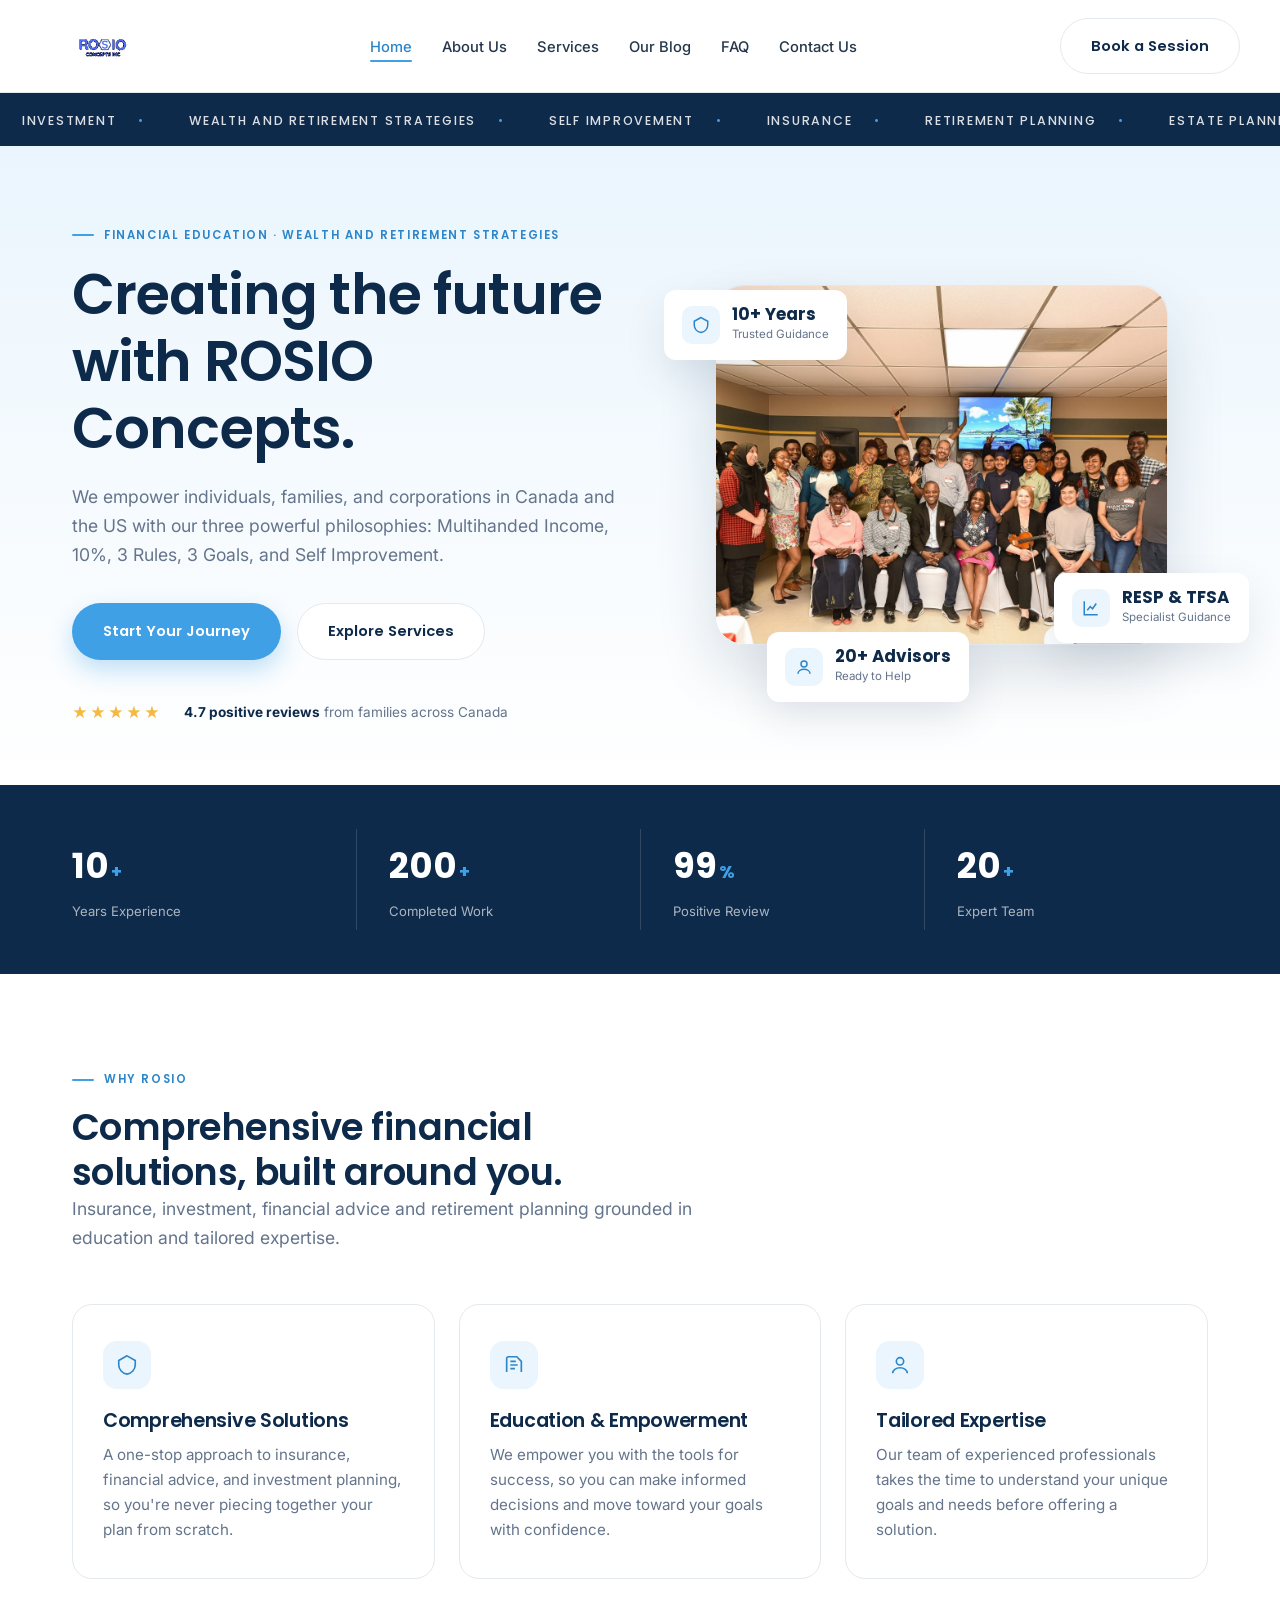
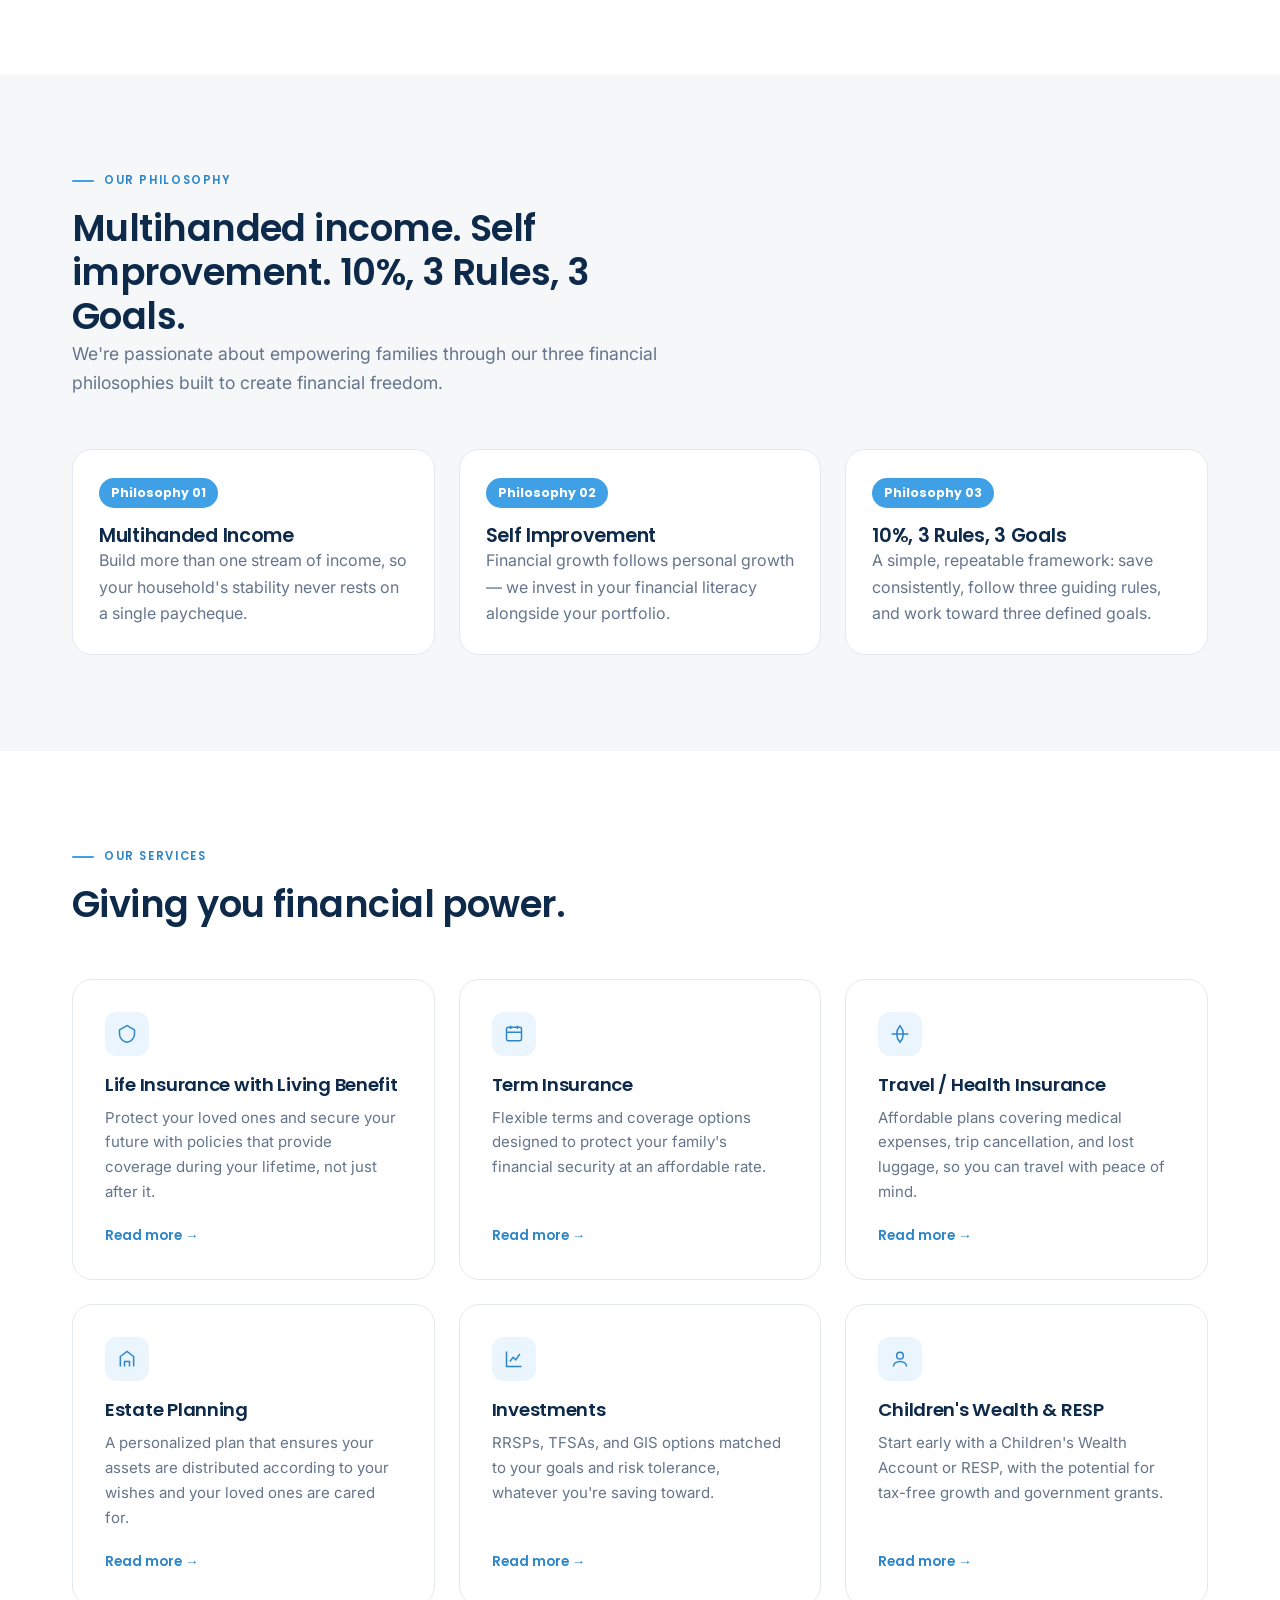
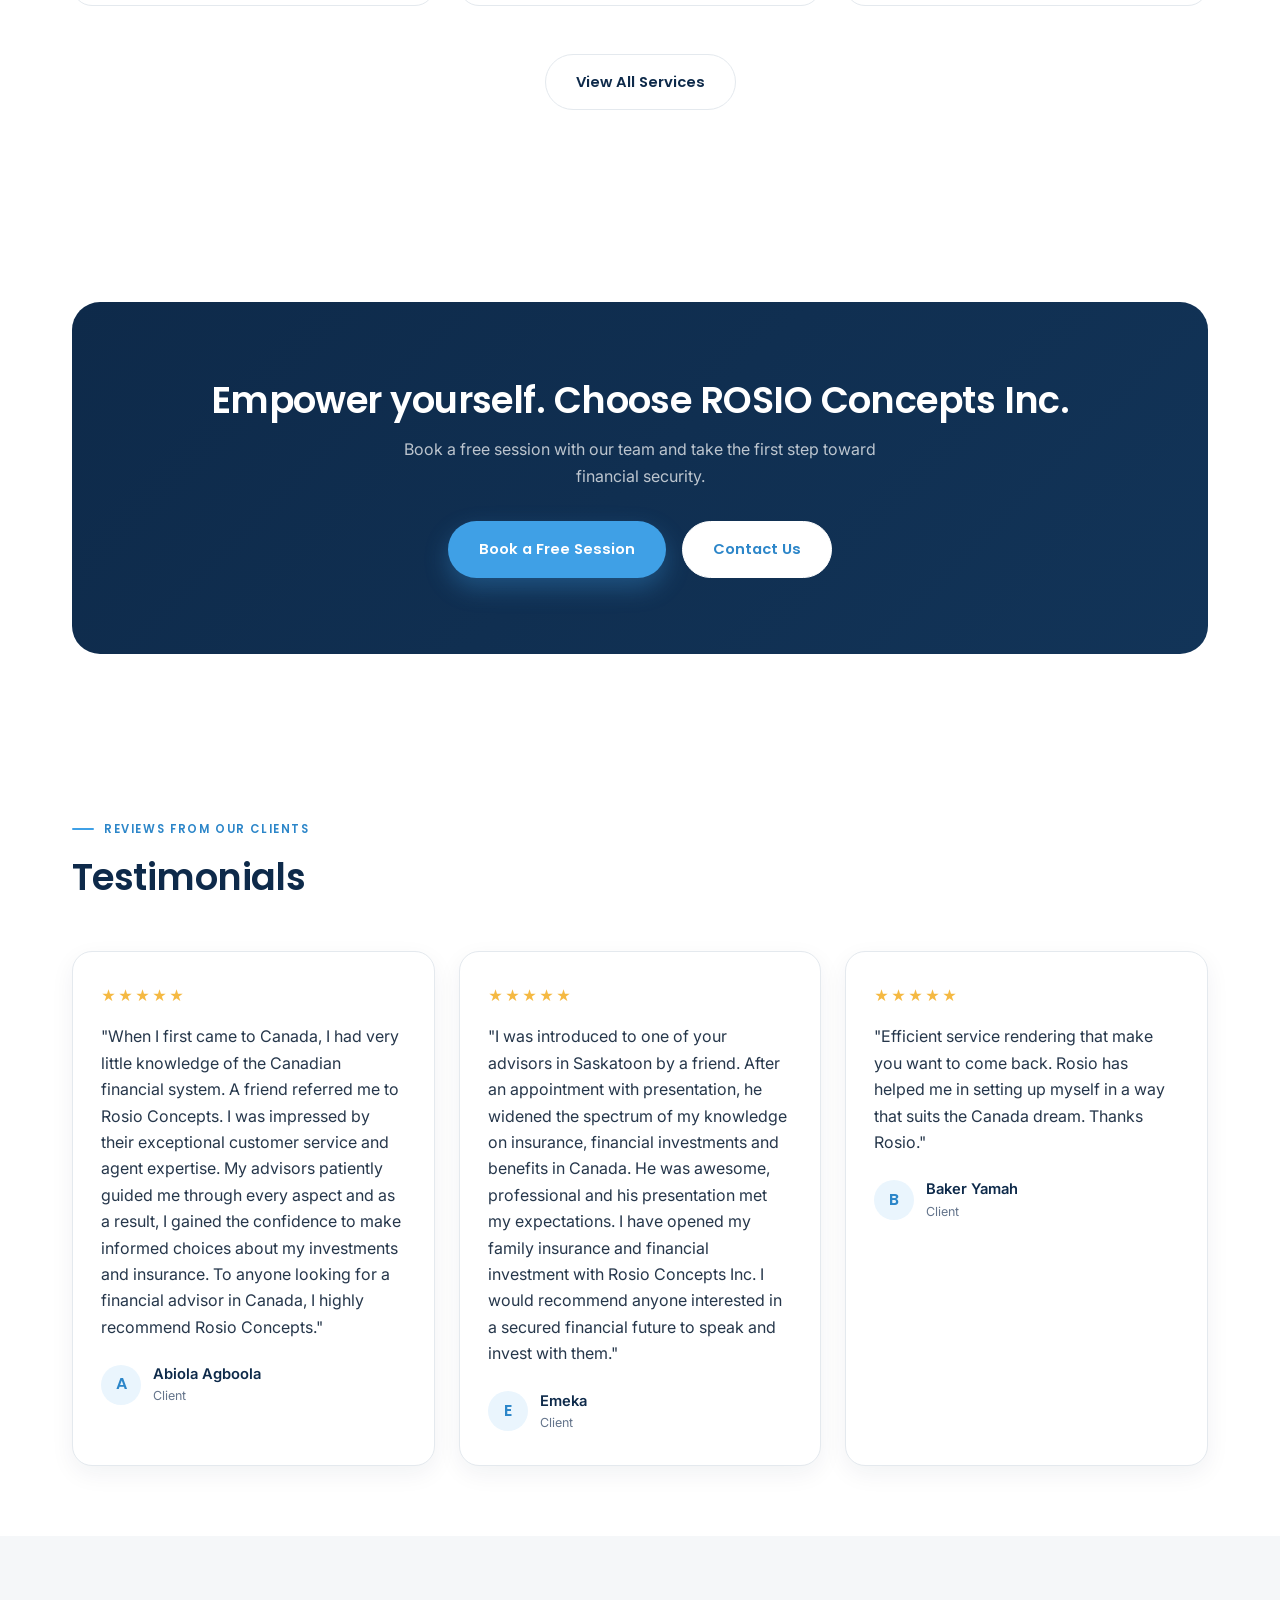
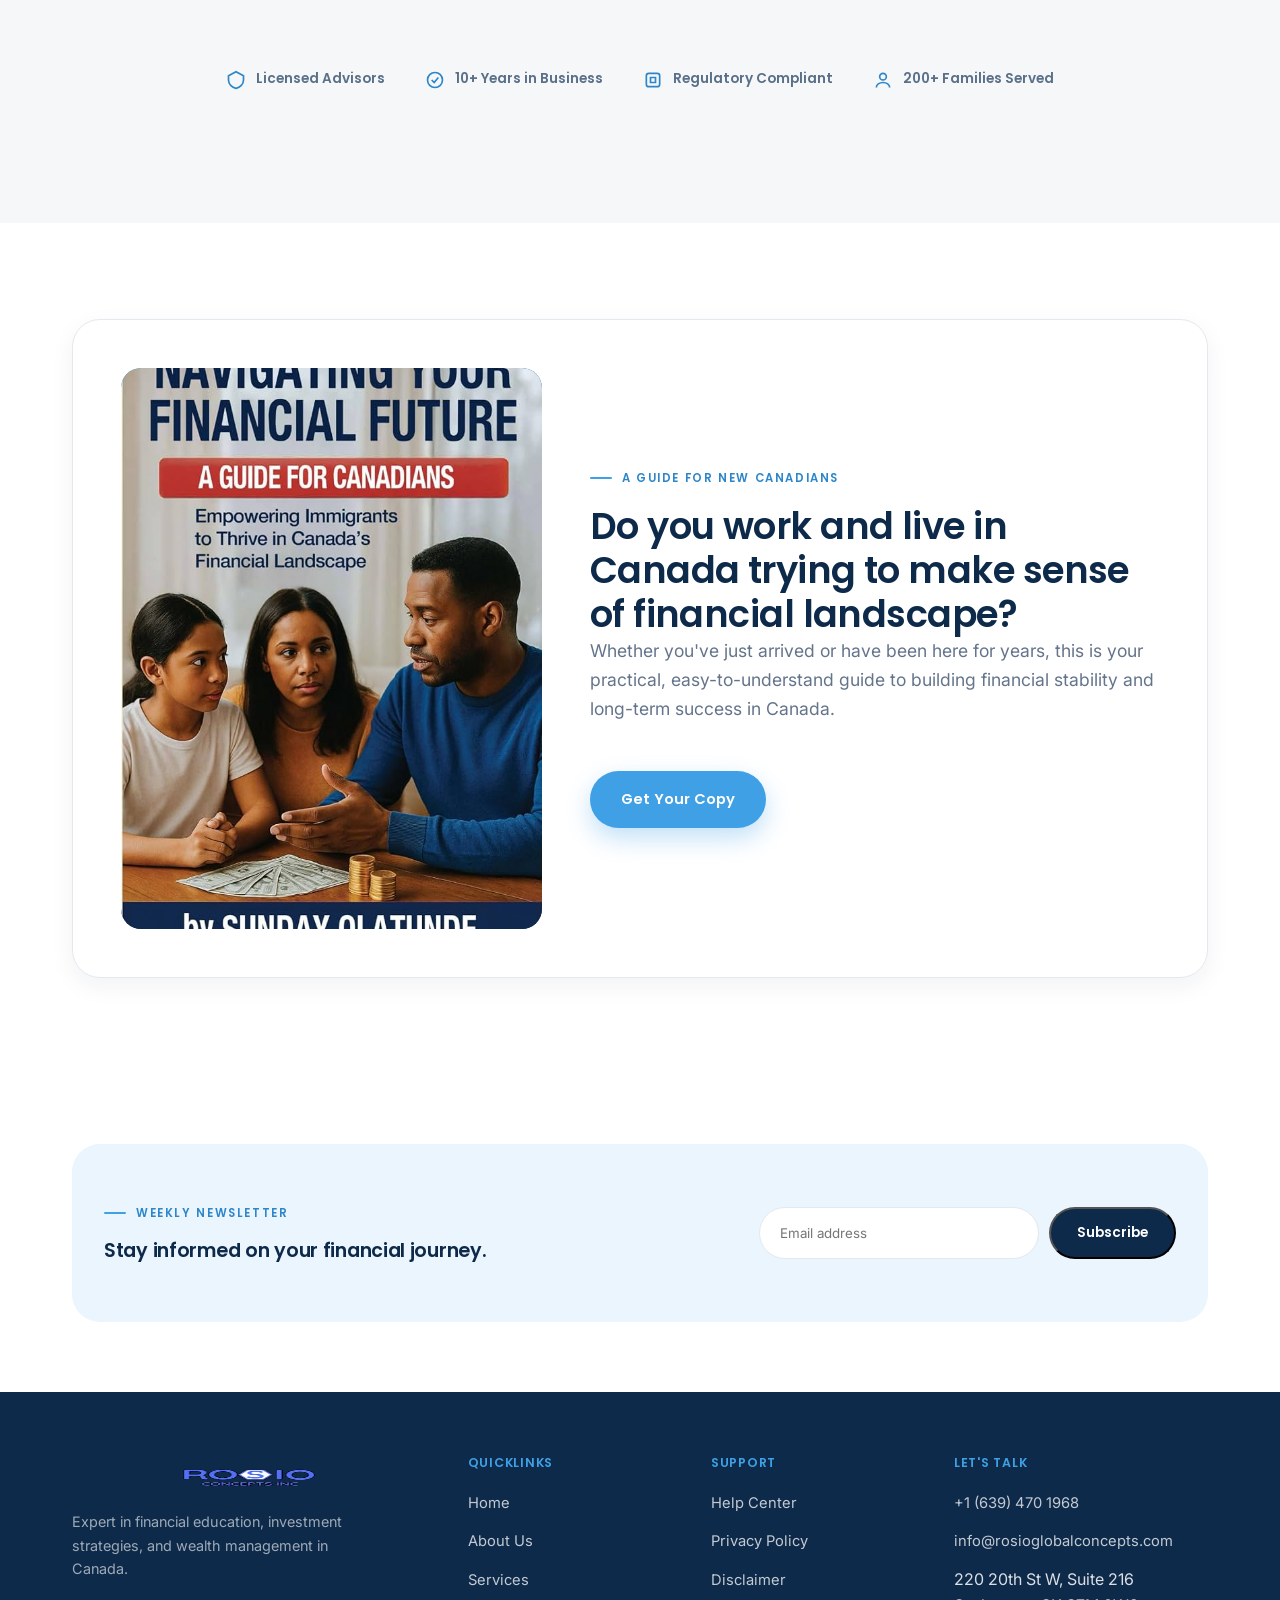
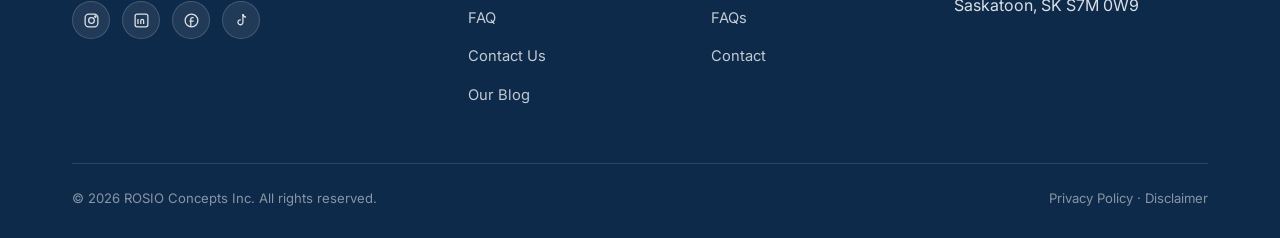
<file: index.html>
<!DOCTYPE html>
<html lang="en">
<head>
<meta charset="UTF-8">
<meta name="viewport" content="width=device-width, initial-scale=1.0">
<title>ROSIO Concepts Inc. | Financial Freedom Without Boundaries</title>
<meta name="description" content="ROSIO Concepts Inc. helps individuals and families across Canada — especially newcomers — achieve financial security through insurance, investment, and financial education.">
<link rel="stylesheet" href="css/style.css">
</head>
<body>

<header class="site-header">
  <div class="container nav-wrap">
    <a href="index.html" class="logo"><img src="images/logo.png" alt="ROSIO Concepts Inc. — Financial &amp; Quality Solutions"></a>
    <nav class="main-nav">
      <ul>
        <li><a href="index.html" class="active">Home</a></li>
        <li><a href="about.html">About Us</a></li>
        <li><a href="services.html">Services</a></li>
        <li><a href="blog.html">Our Blog</a></li>
        <li><a href="faq.html">FAQ</a></li>
        <li><a href="contact.html">Contact Us</a></li>
      </ul>
    </nav>
    <div class="nav-cta">
      <a href="contact.html" class="btn btn-outline">Book a Session</a>
      <button class="menu-toggle" aria-label="Toggle menu"><span></span><span></span><span></span></button>
    </div>
  </div>
</header>

<div class="marquee" aria-hidden="true">
  <div class="marquee-track">
    <span>Investment</span><span>Wealth and Retirement Strategies</span><span>Self Improvement</span><span>Insurance</span><span>Retirement Planning</span><span>Estate Planning</span><span>Wealth Building</span><span>Financial Freedom</span><span>Financial Education</span>
    <span>Investment</span><span>Wealth and Retirement Strategies</span><span>Self Improvement</span><span>Insurance</span><span>Retirement Planning</span><span>Estate Planning</span><span>Wealth Building</span><span>Financial Freedom</span><span>Financial Education</span>
  </div>
</div>

<section class="hero glow-zone">
  <div class="container hero-grid">
    <div class="reveal">
      <div class="eyebrow">Financial Education &middot; Wealth and Retirement Strategies</div>
      <h1>Creating the future with ROSIO Concepts.</h1>
      <p class="lead">We empower individuals, families, and corporations in Canada and the US with our three powerful philosophies: Multihanded Income, 10%, 3 Rules, 3 Goals, and Self Improvement.</p>
      <div class="hero-actions">
        <a href="contact.html" class="btn btn-primary">Start Your Journey</a>
        <a href="services.html" class="btn btn-outline">Explore Services</a>
      </div>
      <div class="trust-row">
        <span class="stars">&#9733;&#9733;&#9733;&#9733;&#9733;</span>
        <span class="trust-text"><strong>4.7 positive reviews</strong> from families across Canada</span>
      </div>
    </div>

    <div class="hero-visual reveal">
      <div class="hero-photo has-image">
        <img src="images/hero-community.jpeg" alt="ROSIO Concepts community event with families and advisors in Saskatoon">
      </div>
      <div class="float-card fc-1">
        <div class="fc-icon"><svg width="18" height="18" viewBox="0 0 24 24" fill="none" stroke="currentColor" stroke-width="2"><path d="M12 2 3 7v5c0 5 4 9 9 10 5-1 9-5 9-10V7l-9-5Z"/></svg></div>
        <div><div class="fc-num">10+ Years</div><div class="fc-label">Trusted Guidance</div></div>
      </div>
      <div class="float-card fc-2">
        <div class="fc-icon"><svg width="18" height="18" viewBox="0 0 24 24" fill="none" stroke="currentColor" stroke-width="2"><path d="M3 3v18h18"/><path d="M7 15l4-5 3 3 5-7"/></svg></div>
        <div><div class="fc-num">RESP &amp; TFSA</div><div class="fc-label">Specialist Guidance</div></div>
      </div>
      <div class="float-card fc-3">
        <div class="fc-icon"><svg width="18" height="18" viewBox="0 0 24 24" fill="none" stroke="currentColor" stroke-width="2"><circle cx="12" cy="8" r="4"/><path d="M4 21c0-3.5 3.6-6 8-6s8 2.5 8 6"/></svg></div>
        <div><div class="fc-num">20+ Advisors</div><div class="fc-label">Ready to Help</div></div>
      </div>
    </div>
  </div>
</section>

<div class="stats-strip">
  <div class="container">
    <div class="stat-item" data-counter="10"><div class="stat-num"><span class="count-value">0</span><small>+</small></div><div class="stat-label">Years Experience</div></div>
    <div class="stat-item" data-counter="200"><div class="stat-num"><span class="count-value">0</span><small>+</small></div><div class="stat-label">Completed Work</div></div>
    <div class="stat-item" data-counter="99"><div class="stat-num"><span class="count-value">0</span><small>%</small></div><div class="stat-label">Positive Review</div></div>
    <div class="stat-item" data-counter="20"><div class="stat-num"><span class="count-value">0</span><small>+</small></div><div class="stat-label">Expert Team</div></div>
  </div>
</div>

<section>
  <div class="container">
    <div class="section-head reveal">
      <div class="eyebrow">Why ROSIO</div>
      <h2>Comprehensive financial solutions, built around you.</h2>
      <p class="lead">Insurance, investment, financial advice and retirement planning grounded in education and tailored expertise.</p>
    </div>
    <div class="pillars reveal-stagger">
      <div class="pillar">
        <div class="pillar-icon"><svg width="22" height="22" viewBox="0 0 24 24" fill="none" stroke="currentColor" stroke-width="1.8"><path d="M12 2 3 7v5c0 5 4 9 9 10 5-1 9-5 9-10V7l-9-5Z"/></svg></div>
        <h3>Comprehensive Solutions</h3>
        <p>A one-stop approach to insurance, financial advice, and investment planning, so you're never piecing together your plan from scratch.</p>
      </div>
      <div class="pillar">
        <div class="pillar-icon"><svg width="22" height="22" viewBox="0 0 24 24" fill="none" stroke="currentColor" stroke-width="1.8"><path d="M4 19.5V5a2 2 0 0 1 2-2h9l5 5v11.5"/><path d="M8 8h6M8 12h8M8 16h5"/></svg></div>
        <h3>Education &amp; Empowerment</h3>
        <p>We empower you with the tools for success, so you can make informed decisions and move toward your goals with confidence.</p>
      </div>
      <div class="pillar">
        <div class="pillar-icon"><svg width="22" height="22" viewBox="0 0 24 24" fill="none" stroke="currentColor" stroke-width="1.8"><circle cx="12" cy="8" r="4"/><path d="M4 21c0-3.5 3.6-6 8-6s8 2.5 8 6"/></svg></div>
        <h3>Tailored Expertise</h3>
        <p>Our team of experienced professionals takes the time to understand your unique goals and needs before offering a solution.</p>
      </div>
    </div>
  </div>
</section>

<section class="section-alt">
  <div class="container">
    <div class="section-head reveal">
      <div class="eyebrow">Our Philosophy</div>
      <h2>Multihanded income. Self improvement. 10%, 3 Rules, 3 Goals.</h2>
      <p class="lead">We're passionate about empowering families through our three financial philosophies built to create financial freedom.</p>
    </div>
    <div class="rules reveal-stagger">
      <div class="rule-card">
        <span class="num">Philosophy 01</span>
        <h3>Multihanded Income</h3>
        <p>Build more than one stream of income, so your household's stability never rests on a single paycheque.</p>
      </div>
      <div class="rule-card">
        <span class="num">Philosophy 02</span>
        <h3>Self Improvement</h3>
        <p>Financial growth follows personal growth — we invest in your financial literacy alongside your portfolio.</p>
      </div>
      <div class="rule-card">
        <span class="num">Philosophy 03</span>
        <h3>10%, 3 Rules, 3 Goals</h3>
        <p>A simple, repeatable framework: save consistently, follow three guiding rules, and work toward three defined goals.</p>
      </div>
    </div>
  </div>
</section>

<section>
  <div class="container">
    <div class="section-head reveal">
      <div class="eyebrow">Our Services</div>
      <h2>Giving you financial power.</h2>
    </div>
    <div class="grid-3 reveal-stagger">
      <div class="card">
        <div class="card-icon"><svg width="20" height="20" viewBox="0 0 24 24" fill="none" stroke="currentColor" stroke-width="1.8"><path d="M12 2 3 7v5c0 5 4 9 9 10 5-1 9-5 9-10V7l-9-5Z"/></svg></div>
        <h3>Life Insurance with Living Benefit</h3>
        <p>Protect your loved ones and secure your future with policies that provide coverage during your lifetime, not just after it.</p>
        <a href="services.html" class="card-link">Read more &rarr;</a>
      </div>
      <div class="card">
        <div class="card-icon"><svg width="20" height="20" viewBox="0 0 24 24" fill="none" stroke="currentColor" stroke-width="1.8"><rect x="3" y="4" width="18" height="16" rx="2"/><path d="M8 2v4M16 2v4M3 10h18"/></svg></div>
        <h3>Term Insurance</h3>
        <p>Flexible terms and coverage options designed to protect your family's financial security at an affordable rate.</p>
        <a href="services.html" class="card-link">Read more &rarr;</a>
      </div>
      <div class="card">
        <div class="card-icon"><svg width="20" height="20" viewBox="0 0 24 24" fill="none" stroke="currentColor" stroke-width="1.8"><path d="M2 12h20M12 2c2.5 3 4 7 4 10s-1.5 7-4 10c-2.5-3-4-7-4-10s1.5-7 4-10Z"/></svg></div>
        <h3>Travel / Health Insurance</h3>
        <p>Affordable plans covering medical expenses, trip cancellation, and lost luggage, so you can travel with peace of mind.</p>
        <a href="services.html" class="card-link">Read more &rarr;</a>
      </div>
      <div class="card">
        <div class="card-icon"><svg width="20" height="20" viewBox="0 0 24 24" fill="none" stroke="currentColor" stroke-width="1.8"><path d="M4 21V9l8-6 8 6v12"/><path d="M9 21v-6h6v6"/></svg></div>
        <h3>Estate Planning</h3>
        <p>A personalized plan that ensures your assets are distributed according to your wishes and your loved ones are cared for.</p>
        <a href="services.html" class="card-link">Read more &rarr;</a>
      </div>
      <div class="card">
        <div class="card-icon"><svg width="20" height="20" viewBox="0 0 24 24" fill="none" stroke="currentColor" stroke-width="1.8"><path d="M3 3v18h18"/><path d="M7 15l4-5 3 3 5-7"/></svg></div>
        <h3>Investments</h3>
        <p>RRSPs, TFSAs, and GIS options matched to your goals and risk tolerance, whatever you're saving toward.</p>
        <a href="services.html" class="card-link">Read more &rarr;</a>
      </div>
      <div class="card">
        <div class="card-icon"><svg width="20" height="20" viewBox="0 0 24 24" fill="none" stroke="currentColor" stroke-width="1.8"><circle cx="12" cy="8" r="4"/><path d="M4 21c0-3.5 3.6-6 8-6s8 2.5 8 6"/></svg></div>
        <h3>Children's Wealth &amp; RESP</h3>
        <p>Start early with a Children's Wealth Account or RESP, with the potential for tax-free growth and government grants.</p>
        <a href="services.html" class="card-link">Read more &rarr;</a>
      </div>
    </div>
    <div class="text-center mt-lg">
      <a href="services.html" class="btn btn-outline">View All Services</a>
    </div>
  </div>
</section>

<section>
  <div class="container">
    <div class="cta-band glow-zone reveal">
      <h2>Empower yourself. Choose ROSIO Concepts Inc.</h2>
      <p>Book a free session with our team and take the first step toward financial security.</p>
      <div class="cta-actions">
        <a href="https://calendly.com/rosioconceptsinc/financial-education?month=2026-07&date=2026-07-09" class="btn btn-primary" target="_blank" rel="noopener">Book a Free Session</a>
        <a href="contact.html" class="btn btn-ghost-light btn-outline">Contact Us</a>
      </div>
    </div>
  </div>
</section>

<section class="section-tight">
  <div class="container">
    <div class="section-head reveal">
      <div class="eyebrow">Reviews From Our Clients</div>
      <h2>Testimonials</h2>
    </div>
    <div class="testimonials reveal-stagger">
      <div class="testimonial">
        <div class="stars">&#9733;&#9733;&#9733;&#9733;&#9733;</div>
        <p>"When I first came to Canada, I had very little knowledge of the Canadian financial system. A friend referred me to Rosio Concepts. I was impressed by their exceptional customer service and agent expertise. My advisors patiently guided me through every aspect and as a result, I gained the confidence to make informed choices about my investments and insurance. To anyone looking for a financial advisor in Canada, I highly recommend Rosio Concepts."</p>
        <div class="signature">
          <div class="sig-mark">A</div>
          <div><div class="sig-name">Abiola Agboola</div><div class="sig-role">Client</div></div>
        </div>
      </div>
      <div class="testimonial">
        <div class="stars">&#9733;&#9733;&#9733;&#9733;&#9733;</div>
        <p>"I was introduced to one of your advisors in Saskatoon by a friend. After an appointment with presentation, he widened the spectrum of my knowledge on insurance, financial investments and benefits in Canada. He was awesome, professional and his presentation met my expectations. I have opened my family insurance and financial investment with Rosio Concepts Inc. I would recommend anyone interested in a secured financial future to speak and invest with them."</p>
        <div class="signature">
          <div class="sig-mark">E</div>
          <div><div class="sig-name">Emeka</div><div class="sig-role">Client</div></div>
        </div>
      </div>
      <div class="testimonial">
        <div class="stars">&#9733;&#9733;&#9733;&#9733;&#9733;</div>
        <p>"Efficient service rendering that make you want to come back. Rosio has helped me in setting up myself in a way that suits the Canada dream. Thanks Rosio."</p>
        <div class="signature">
          <div class="sig-mark">B</div>
          <div><div class="sig-name">Baker Yamah</div><div class="sig-role">Client</div></div>
        </div>
      </div>
    </div>
  </div>
</section>

<section class="section-alt">
  <div class="container">
    <div class="badges-strip reveal">
      <div class="badge"><svg width="20" height="20" viewBox="0 0 24 24" fill="none" stroke="currentColor" stroke-width="2"><path d="M12 2 3 7v5c0 5 4 9 9 10 5-1 9-5 9-10V7l-9-5Z"/></svg> Licensed Advisors</div>
      <div class="badge"><svg width="20" height="20" viewBox="0 0 24 24" fill="none" stroke="currentColor" stroke-width="2"><circle cx="12" cy="12" r="9"/><path d="m8 12 3 3 5-6"/></svg> 10+ Years in Business</div>
      <div class="badge"><svg width="20" height="20" viewBox="0 0 24 24" fill="none" stroke="currentColor" stroke-width="2"><rect x="4" y="4" width="16" height="16" rx="3"/><path d="M9 9h6v6H9z"/></svg> Regulatory Compliant</div>
      <div class="badge"><svg width="20" height="20" viewBox="0 0 24 24" fill="none" stroke="currentColor" stroke-width="2"><circle cx="12" cy="8" r="4"/><path d="M4 21c0-3.5 3.6-6 8-6s8 2.5 8 6"/></svg> 200+ Families Served</div>
    </div>
  </div>
</section>

<section>
  <div class="container">
    <div class="book-band reveal">
      <div class="book-cover has-image">
        <img src="images/book-cover.jpg" alt="Navigating Your Financial Future: A Guide for Canadians, by Sunday Olatunde">
      </div>
      <div>
        <div class="eyebrow">A Guide for New Canadians</div>
        <h2>Do you work and live in Canada trying to make sense of financial landscape?</h2>
        <p class="lead">Whether you've just arrived or have been here for years, this is your practical, easy-to-understand guide to building financial stability and long-term success in Canada.</p>
        <a href="https://books.by/sunday-olatunde" class="btn btn-primary mt-lg" target="_blank" rel="noopener">Get Your Copy</a>
      </div>
    </div>
  </div>
</section>

<section class="section-tight">
  <div class="container">
    <div class="newsletter reveal">
      <div class="container newsletter-inner">
        <div>
          <div class="eyebrow">Weekly Newsletter</div>
          <h3>Stay informed on your financial journey.</h3>
        </div>
        <form data-demo-form>
          <input type="email" placeholder="Email address" required>
          <button type="submit">Subscribe</button>
        </form>
      </div>
    </div>
  </div>
</section>

<footer class="site-footer">
  <div class="container">
    <div class="footer-grid">
      <div class="footer-brand">
        <a href="index.html" class="logo"><img src="images/logo.png" alt="ROSIO Concepts Inc."></a>
        <p>Expert in financial education, investment strategies, and wealth management in Canada.</p>
        <div class="social-row">
          <a href="#" aria-label="Instagram"><svg width="17" height="17" viewBox="0 0 24 24" fill="none" stroke="currentColor" stroke-width="1.8"><rect x="3" y="3" width="18" height="18" rx="5"/><circle cx="12" cy="12" r="4"/><circle cx="17.5" cy="6.5" r="1"/></svg></a>
          <a href="#" aria-label="LinkedIn"><svg width="17" height="17" viewBox="0 0 24 24" fill="none" stroke="currentColor" stroke-width="1.8"><rect x="3" y="3" width="18" height="18" rx="3"/><path d="M7 10v7M7 7v.01M11 17v-4.5a2 2 0 0 1 4 0V17M11 12.5V17"/></svg></a>
          <a href="#" aria-label="Facebook"><svg width="17" height="17" viewBox="0 0 24 24" fill="none" stroke="currentColor" stroke-width="1.8"><path d="M15 8h-2a2 2 0 0 0-2 2v10M9 13h6"/><circle cx="12" cy="12" r="9"/></svg></a>
          <a href="#" aria-label="TikTok"><svg width="17" height="17" viewBox="0 0 24 24" fill="none" stroke="currentColor" stroke-width="1.8"><path d="M14 3v11.5a3.5 3.5 0 1 1-3-3.46"/><path d="M14 3c.3 2.2 2 4 4.5 4.3"/></svg></a>
        </div>
      </div>
      <div class="footer-col">
        <h4>Quicklinks</h4>
        <ul>
          <li><a href="index.html">Home</a></li>
          <li><a href="about.html">About Us</a></li>
          <li><a href="services.html">Services</a></li>
          <li><a href="faq.html">FAQ</a></li>
          <li><a href="contact.html">Contact Us</a></li>
          <li><a href="blog.html">Our Blog</a></li>
        </ul>
      </div>
      <div class="footer-col">
        <h4>Support</h4>
        <ul>
          <li><a href="faq.html">Help Center</a></li>
          <li><a href="#">Privacy Policy</a></li>
          <li><a href="#">Disclaimer</a></li>
          <li><a href="faq.html">FAQs</a></li>
          <li><a href="contact.html">Contact</a></li>
        </ul>
      </div>
      <div class="footer-col">
        <h4>Let's Talk</h4>
        <ul>
          <li><a href="tel:+16394701968">+1 (639) 470 1968</a></li>
          <li><a href="mailto:info@rosioglobalconcepts.com">info@rosioglobalconcepts.com</a></li>
          <li>220 20th St W, Suite 216<br>Saskatoon, SK S7M 0W9</li>
        </ul>
      </div>
    </div>
    <div class="footer-bottom">
      <span>&copy; 2026 ROSIO Concepts Inc. All rights reserved.</span>
      <span><a href="#">Privacy Policy</a> &middot; <a href="#">Disclaimer</a></span>
    </div>
  </div>
</footer>

<script src="js/script.js"></script>
</body>
</html>
</file>
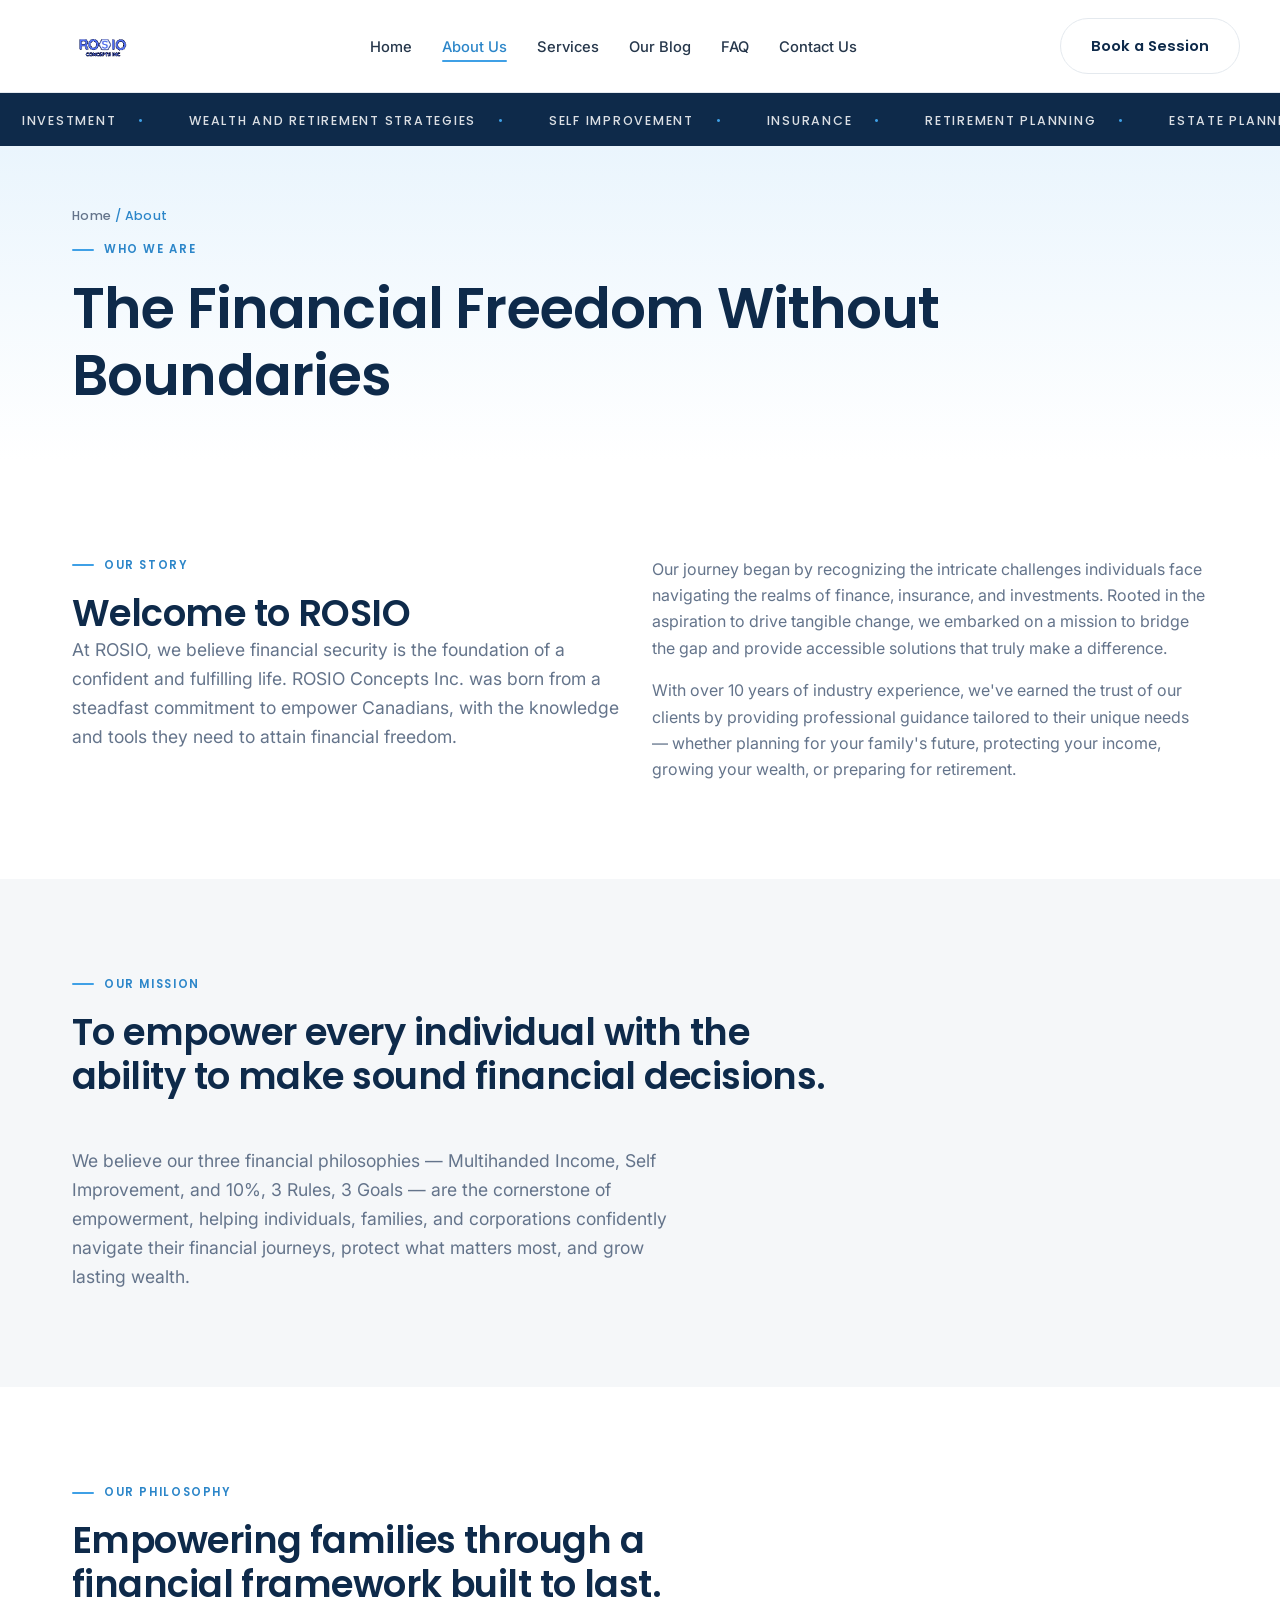
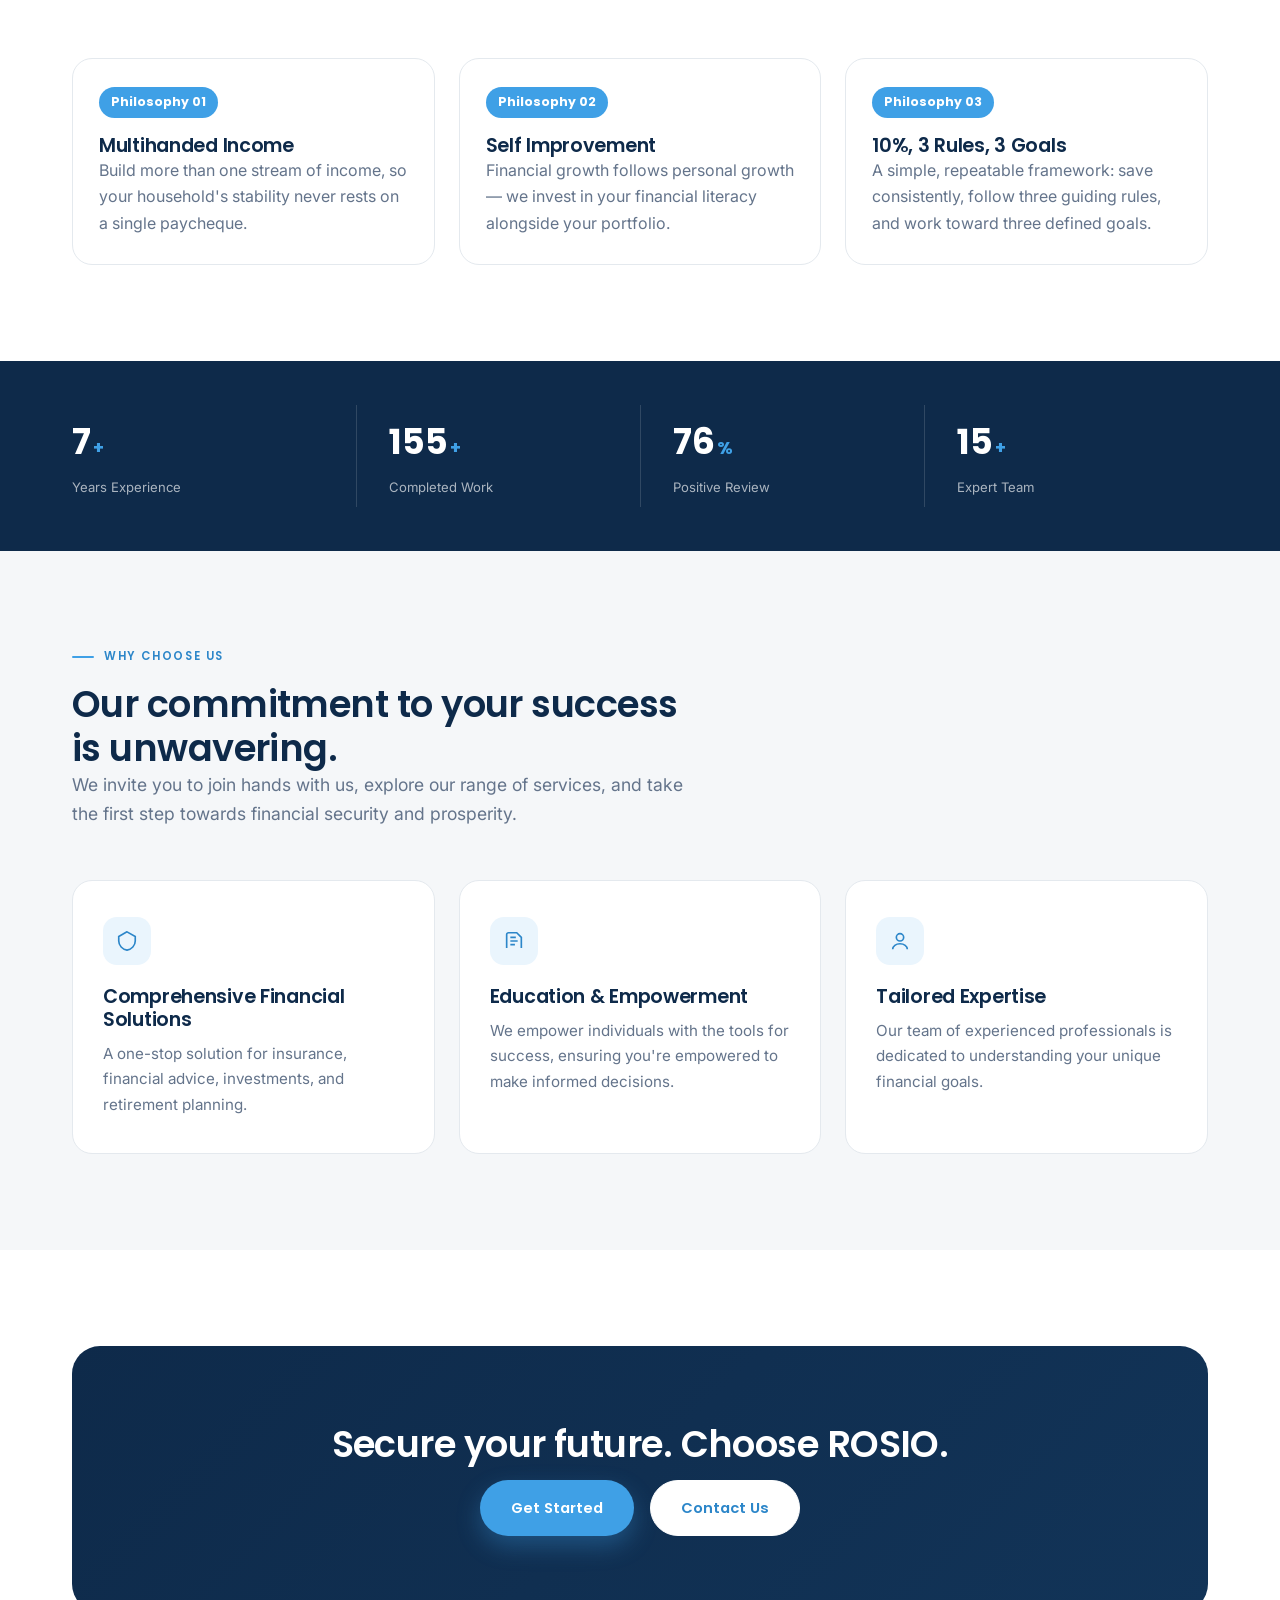
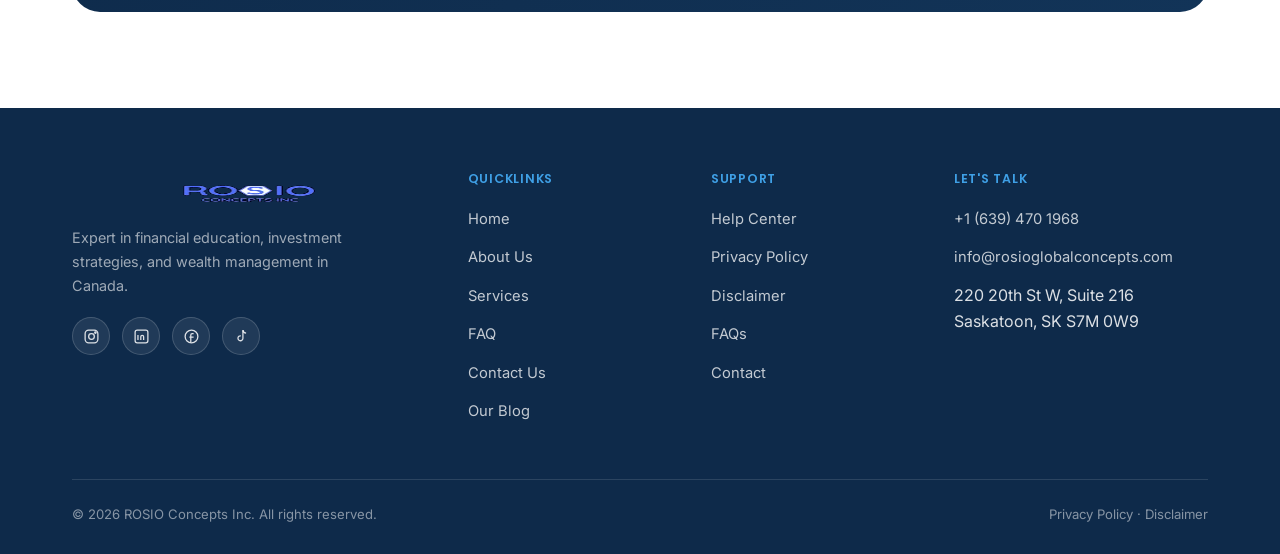
<file: about.html>
<!DOCTYPE html>
<html lang="en">
<head>
<meta charset="UTF-8">
<meta name="viewport" content="width=device-width, initial-scale=1.0">
<title>About Us | ROSIO Concepts Inc.</title>
<meta name="description" content="ROSIO Concepts Inc. was born from a commitment to empower Canadians, with the knowledge and tools for financial freedom.">
<link rel="stylesheet" href="css/style.css">
</head>
<body>

<header class="site-header">
  <div class="container nav-wrap">
    <a href="index.html" class="logo"><img src="images/logo.png" alt="ROSIO Concepts Inc. — Financial &amp; Quality Solutions"></a>
    <nav class="main-nav">
      <ul>
        <li><a href="index.html">Home</a></li>
        <li><a href="about.html" class="active">About Us</a></li>
        <li><a href="services.html">Services</a></li>
        <li><a href="blog.html">Our Blog</a></li>
        <li><a href="faq.html">FAQ</a></li>
        <li><a href="contact.html">Contact Us</a></li>
      </ul>
    </nav>
    <div class="nav-cta">
      <a href="contact.html" class="btn btn-outline">Book a Session</a>
      <button class="menu-toggle" aria-label="Toggle menu"><span></span><span></span><span></span></button>
    </div>
  </div>
</header>

<div class="marquee" aria-hidden="true">
  <div class="marquee-track">
    <span>Investment</span><span>Wealth and Retirement Strategies</span><span>Self Improvement</span><span>Insurance</span><span>Retirement Planning</span><span>Estate Planning</span><span>Wealth Building</span><span>Financial Freedom</span><span>Financial Education</span>
    <span>Investment</span><span>Wealth and Retirement Strategies</span><span>Self Improvement</span><span>Insurance</span><span>Retirement Planning</span><span>Estate Planning</span><span>Wealth Building</span><span>Financial Freedom</span><span>Financial Education</span>
  </div>
</div>

<section class="page-hero">
  <div class="container reveal">
    <div class="breadcrumb"><a href="index.html">Home</a> / About</div>
    <div class="eyebrow">Who We Are</div>
    <h1>The Financial Freedom Without Boundaries</h1>
  </div>
</section>

<section>
  <div class="container">
    <div class="grid-2 reveal-stagger">
      <div>
        <div class="eyebrow">Our Story</div>
        <h2>Welcome to ROSIO</h2>
        <p class="lead">At ROSIO, we believe financial security is the foundation of a confident and fulfilling life. ROSIO Concepts Inc. was born from a steadfast commitment to empower Canadians, with the knowledge and tools they need to attain financial freedom.</p>
      </div>
      <div>
        <p>Our journey began by recognizing the intricate challenges individuals face navigating the realms of finance, insurance, and investments. Rooted in the aspiration to drive tangible change, we embarked on a mission to bridge the gap and provide accessible solutions that truly make a difference.</p>
        <p style="margin-top:16px;">With over 10 years of industry experience, we've earned the trust of our clients by providing professional guidance tailored to their unique needs — whether planning for your family's future, protecting your income, growing your wealth, or preparing for retirement.</p>
      </div>
    </div>
  </div>
</section>

<section class="section-alt">
  <div class="container reveal">
    <div class="eyebrow">Our Mission</div>
    <h2 style="max-width:760px;">To empower every individual with the ability to make sound financial decisions.</h2>
    <p class="lead mt-lg">We believe our three financial philosophies — Multihanded Income, Self Improvement, and 10%, 3 Rules, 3 Goals — are the cornerstone of empowerment, helping individuals, families, and corporations confidently navigate their financial journeys, protect what matters most, and grow lasting wealth.</p>
  </div>
</section>

<section>
  <div class="container">
    <div class="section-head reveal">
      <div class="eyebrow">Our Philosophy</div>
      <h2>Empowering families through a financial framework built to last.</h2>
    </div>
    <div class="rules reveal-stagger">
      <div class="rule-card">
        <span class="num">Philosophy 01</span>
        <h3>Multihanded Income</h3>
        <p>Build more than one stream of income, so your household's stability never rests on a single paycheque.</p>
      </div>
      <div class="rule-card">
        <span class="num">Philosophy 02</span>
        <h3>Self Improvement</h3>
        <p>Financial growth follows personal growth — we invest in your financial literacy alongside your portfolio.</p>
      </div>
      <div class="rule-card">
        <span class="num">Philosophy 03</span>
        <h3>10%, 3 Rules, 3 Goals</h3>
        <p>A simple, repeatable framework: save consistently, follow three guiding rules, and work toward three defined goals.</p>
      </div>
    </div>
  </div>
</section>

<div class="stats-strip">
  <div class="container">
    <div class="stat-item" data-counter="10"><div class="stat-num"><span class="count-value">0</span><small>+</small></div><div class="stat-label">Years Experience</div></div>
    <div class="stat-item" data-counter="200"><div class="stat-num"><span class="count-value">0</span><small>+</small></div><div class="stat-label">Completed Work</div></div>
    <div class="stat-item" data-counter="99"><div class="stat-num"><span class="count-value">0</span><small>%</small></div><div class="stat-label">Positive Review</div></div>
    <div class="stat-item" data-counter="20"><div class="stat-num"><span class="count-value">0</span><small>+</small></div><div class="stat-label">Expert Team</div></div>
  </div>
</div>

<section class="section-alt">
  <div class="container">
    <div class="section-head reveal">
      <div class="eyebrow">Why Choose Us</div>
      <h2>Our commitment to your success is unwavering.</h2>
      <p class="lead">We invite you to join hands with us, explore our range of services, and take the first step towards financial security and prosperity.</p>
    </div>
    <div class="pillars reveal-stagger">
      <div class="pillar">
        <div class="pillar-icon"><svg width="22" height="22" viewBox="0 0 24 24" fill="none" stroke="currentColor" stroke-width="1.8"><path d="M12 2 3 7v5c0 5 4 9 9 10 5-1 9-5 9-10V7l-9-5Z"/></svg></div>
        <h3>Comprehensive Financial Solutions</h3>
        <p>A one-stop solution for insurance, financial advice, investments, and retirement planning.</p>
      </div>
      <div class="pillar">
        <div class="pillar-icon"><svg width="22" height="22" viewBox="0 0 24 24" fill="none" stroke="currentColor" stroke-width="1.8"><path d="M4 19.5V5a2 2 0 0 1 2-2h9l5 5v11.5"/><path d="M8 8h6M8 12h8M8 16h5"/></svg></div>
        <h3>Education &amp; Empowerment</h3>
        <p>We empower individuals with the tools for success, ensuring you're empowered to make informed decisions.</p>
      </div>
      <div class="pillar">
        <div class="pillar-icon"><svg width="22" height="22" viewBox="0 0 24 24" fill="none" stroke="currentColor" stroke-width="1.8"><circle cx="12" cy="8" r="4"/><path d="M4 21c0-3.5 3.6-6 8-6s8 2.5 8 6"/></svg></div>
        <h3>Tailored Expertise</h3>
        <p>Our team of experienced professionals is dedicated to understanding your unique financial goals.</p>
      </div>
    </div>
  </div>
</section>

<section>
  <div class="container">
    <div class="cta-band glow-zone reveal">
      <h2>Secure your future. Choose ROSIO.</h2>
      <div class="cta-actions">
        <a href="services.html" class="btn btn-primary">Get Started</a>
        <a href="contact.html" class="btn btn-ghost-light btn-outline">Contact Us</a>
      </div>
    </div>
  </div>
</section>

<footer class="site-footer">
  <div class="container">
    <div class="footer-grid">
      <div class="footer-brand">
        <a href="index.html" class="logo"><img src="images/logo.png" alt="ROSIO Concepts Inc."></a>
        <p>Expert in financial education, investment strategies, and wealth management in Canada.</p>
        <div class="social-row">
          <a href="#" aria-label="Instagram"><svg width="17" height="17" viewBox="0 0 24 24" fill="none" stroke="currentColor" stroke-width="1.8"><rect x="3" y="3" width="18" height="18" rx="5"/><circle cx="12" cy="12" r="4"/><circle cx="17.5" cy="6.5" r="1"/></svg></a>
          <a href="#" aria-label="LinkedIn"><svg width="17" height="17" viewBox="0 0 24 24" fill="none" stroke="currentColor" stroke-width="1.8"><rect x="3" y="3" width="18" height="18" rx="3"/><path d="M7 10v7M7 7v.01M11 17v-4.5a2 2 0 0 1 4 0V17M11 12.5V17"/></svg></a>
          <a href="#" aria-label="Facebook"><svg width="17" height="17" viewBox="0 0 24 24" fill="none" stroke="currentColor" stroke-width="1.8"><path d="M15 8h-2a2 2 0 0 0-2 2v10M9 13h6"/><circle cx="12" cy="12" r="9"/></svg></a>
          <a href="#" aria-label="TikTok"><svg width="17" height="17" viewBox="0 0 24 24" fill="none" stroke="currentColor" stroke-width="1.8"><path d="M14 3v11.5a3.5 3.5 0 1 1-3-3.46"/><path d="M14 3c.3 2.2 2 4 4.5 4.3"/></svg></a>
        </div>
      </div>
      <div class="footer-col">
        <h4>Quicklinks</h4>
        <ul>
          <li><a href="index.html">Home</a></li>
          <li><a href="about.html">About Us</a></li>
          <li><a href="services.html">Services</a></li>
          <li><a href="faq.html">FAQ</a></li>
          <li><a href="contact.html">Contact Us</a></li>
          <li><a href="blog.html">Our Blog</a></li>
        </ul>
      </div>
      <div class="footer-col">
        <h4>Support</h4>
        <ul>
          <li><a href="faq.html">Help Center</a></li>
          <li><a href="#">Privacy Policy</a></li>
          <li><a href="#">Disclaimer</a></li>
          <li><a href="faq.html">FAQs</a></li>
          <li><a href="contact.html">Contact</a></li>
        </ul>
      </div>
      <div class="footer-col">
        <h4>Let's Talk</h4>
        <ul>
          <li><a href="tel:+16394701968">+1 (639) 470 1968</a></li>
          <li><a href="mailto:info@rosioglobalconcepts.com">info@rosioglobalconcepts.com</a></li>
          <li>220 20th St W, Suite 216<br>Saskatoon, SK S7M 0W9</li>
        </ul>
      </div>
    </div>
    <div class="footer-bottom">
      <span>&copy; 2026 ROSIO Concepts Inc. All rights reserved.</span>
      <span><a href="#">Privacy Policy</a> &middot; <a href="#">Disclaimer</a></span>
    </div>
  </div>
</footer>

<script src="js/script.js"></script>
</body>
</html>
</file>
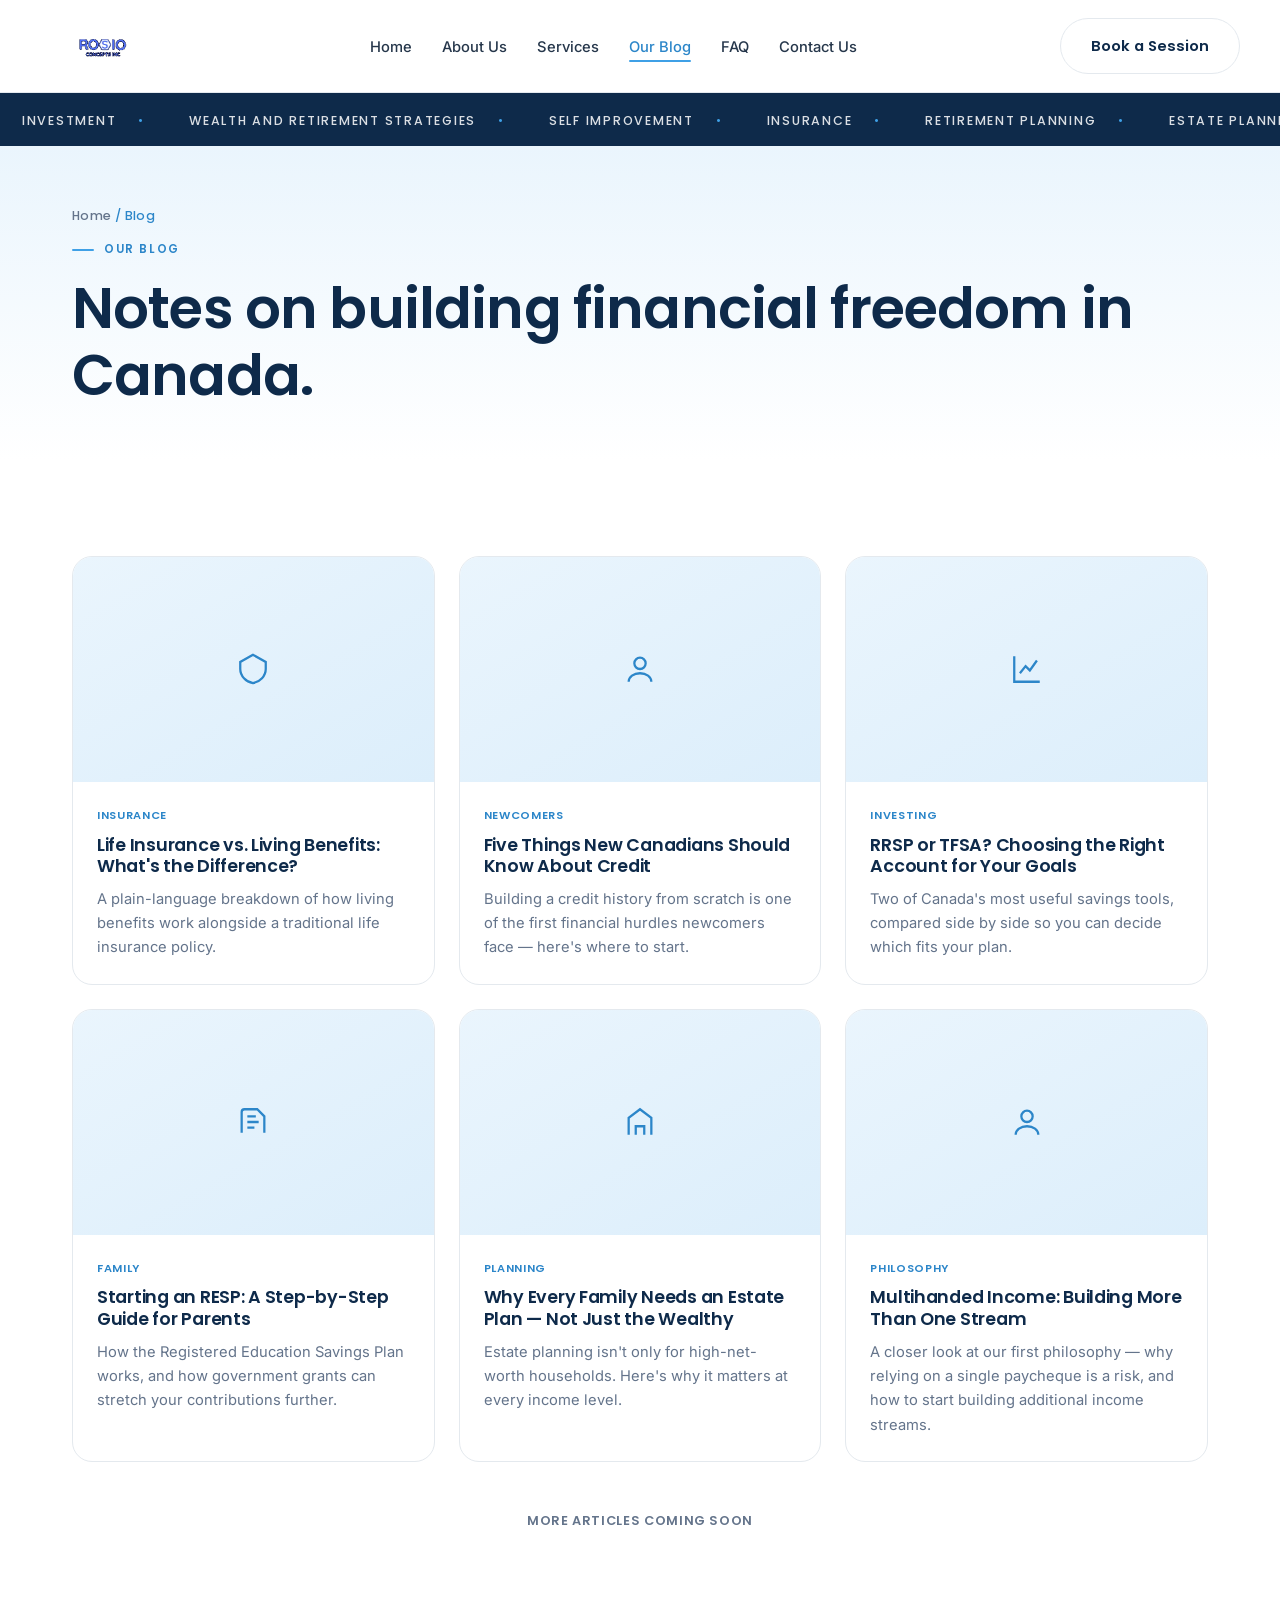
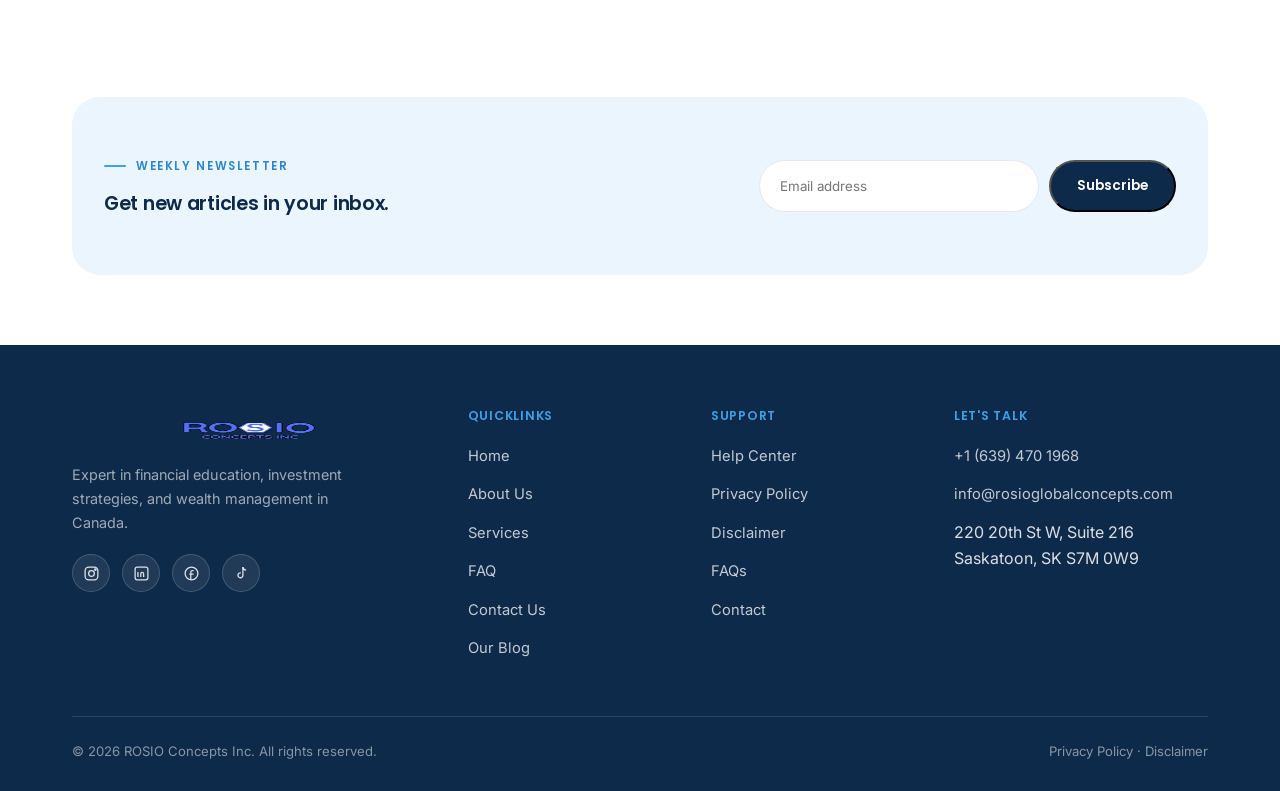
<file: blog.html>
<!DOCTYPE html>
<html lang="en">
<head>
<meta charset="UTF-8">
<meta name="viewport" content="width=device-width, initial-scale=1.0">
<title>Our Blog | ROSIO Concepts Inc.</title>
<meta name="description" content="Insights on financial education, investment strategies, and wealth management for Canadians from ROSIO Concepts Inc.">
<link rel="stylesheet" href="css/style.css">
</head>
<body>

<header class="site-header">
  <div class="container nav-wrap">
    <a href="index.html" class="logo"><img src="images/logo.png" alt="ROSIO Concepts Inc. — Financial &amp; Quality Solutions"></a>
    <nav class="main-nav">
      <ul>
        <li><a href="index.html">Home</a></li>
        <li><a href="about.html">About Us</a></li>
        <li><a href="services.html">Services</a></li>
        <li><a href="blog.html" class="active">Our Blog</a></li>
        <li><a href="faq.html">FAQ</a></li>
        <li><a href="contact.html">Contact Us</a></li>
      </ul>
    </nav>
    <div class="nav-cta">
      <a href="contact.html" class="btn btn-outline">Book a Session</a>
      <button class="menu-toggle" aria-label="Toggle menu"><span></span><span></span><span></span></button>
    </div>
  </div>
</header>

<div class="marquee" aria-hidden="true">
  <div class="marquee-track">
    <span>Investment</span><span>Wealth and Retirement Strategies</span><span>Self Improvement</span><span>Insurance</span><span>Retirement Planning</span><span>Estate Planning</span><span>Wealth Building</span><span>Financial Freedom</span><span>Financial Education</span>
    <span>Investment</span><span>Wealth and Retirement Strategies</span><span>Self Improvement</span><span>Insurance</span><span>Retirement Planning</span><span>Estate Planning</span><span>Wealth Building</span><span>Financial Freedom</span><span>Financial Education</span>
  </div>
</div>

<section class="page-hero">
  <div class="container reveal">
    <div class="breadcrumb"><a href="index.html">Home</a> / Blog</div>
    <div class="eyebrow">Our Blog</div>
    <h1>Notes on building financial freedom in Canada.</h1>
  </div>
</section>

<section>
  <div class="container">
    <div class="blog-grid reveal-stagger">

      <div class="post-card">
        <div class="post-thumb"><svg width="34" height="34" viewBox="0 0 24 24" fill="none" stroke="currentColor" stroke-width="1.6"><path d="M12 2 3 7v5c0 5 4 9 9 10 5-1 9-5 9-10V7l-9-5Z"/></svg></div>
        <div class="post-body">
          <div class="post-tag">Insurance</div>
          <h3>Life Insurance vs. Living Benefits: What's the Difference?</h3>
          <p>A plain-language breakdown of how living benefits work alongside a traditional life insurance policy.</p>
        </div>
      </div>

      <div class="post-card">
        <div class="post-thumb"><svg width="34" height="34" viewBox="0 0 24 24" fill="none" stroke="currentColor" stroke-width="1.6"><circle cx="12" cy="8" r="4"/><path d="M4 21c0-3.5 3.6-6 8-6s8 2.5 8 6"/></svg></div>
        <div class="post-body">
          <div class="post-tag">Newcomers</div>
          <h3>Five Things New Canadians Should Know About Credit</h3>
          <p>Building a credit history from scratch is one of the first financial hurdles newcomers face — here's where to start.</p>
        </div>
      </div>

      <div class="post-card">
        <div class="post-thumb"><svg width="34" height="34" viewBox="0 0 24 24" fill="none" stroke="currentColor" stroke-width="1.6"><path d="M3 3v18h18"/><path d="M7 15l4-5 3 3 5-7"/></svg></div>
        <div class="post-body">
          <div class="post-tag">Investing</div>
          <h3>RRSP or TFSA? Choosing the Right Account for Your Goals</h3>
          <p>Two of Canada's most useful savings tools, compared side by side so you can decide which fits your plan.</p>
        </div>
      </div>

      <div class="post-card">
        <div class="post-thumb"><svg width="34" height="34" viewBox="0 0 24 24" fill="none" stroke="currentColor" stroke-width="1.6"><path d="M4 19.5V5a2 2 0 0 1 2-2h9l5 5v11.5"/><path d="M8 8h6M8 12h8M8 16h5"/></svg></div>
        <div class="post-body">
          <div class="post-tag">Family</div>
          <h3>Starting an RESP: A Step-by-Step Guide for Parents</h3>
          <p>How the Registered Education Savings Plan works, and how government grants can stretch your contributions further.</p>
        </div>
      </div>

      <div class="post-card">
        <div class="post-thumb"><svg width="34" height="34" viewBox="0 0 24 24" fill="none" stroke="currentColor" stroke-width="1.6"><path d="M4 21V9l8-6 8 6v12"/><path d="M9 21v-6h6v6"/></svg></div>
        <div class="post-body">
          <div class="post-tag">Planning</div>
          <h3>Why Every Family Needs an Estate Plan — Not Just the Wealthy</h3>
          <p>Estate planning isn't only for high-net-worth households. Here's why it matters at every income level.</p>
        </div>
      </div>

      <div class="post-card">
        <div class="post-thumb"><svg width="34" height="34" viewBox="0 0 24 24" fill="none" stroke="currentColor" stroke-width="1.6"><circle cx="12" cy="8" r="4"/><path d="M4 21c0-3.5 3.6-6 8-6s8 2.5 8 6"/></svg></div>
        <div class="post-body">
          <div class="post-tag">Philosophy</div>
          <h3>Multihanded Income: Building More Than One Stream</h3>
          <p>A closer look at our first philosophy — why relying on a single paycheque is a risk, and how to start building additional income streams.</p>
        </div>
      </div>

    </div>

    <p class="text-center mt-lg" style="font-family:var(--f-head); font-weight:600; font-size:0.8rem; color:var(--text-soft); text-transform:uppercase; letter-spacing:0.05em;">
      More articles coming soon
    </p>
  </div>
</section>

<section class="section-tight">
  <div class="container">
    <div class="newsletter reveal">
      <div class="container newsletter-inner">
        <div>
          <div class="eyebrow">Weekly Newsletter</div>
          <h3>Get new articles in your inbox.</h3>
        </div>
        <form data-demo-form>
          <input type="email" placeholder="Email address" required>
          <button type="submit">Subscribe</button>
        </form>
      </div>
    </div>
  </div>
</section>

<footer class="site-footer">
  <div class="container">
    <div class="footer-grid">
      <div class="footer-brand">
        <a href="index.html" class="logo"><img src="images/logo.png" alt="ROSIO Concepts Inc."></a>
        <p>Expert in financial education, investment strategies, and wealth management in Canada.</p>
        <div class="social-row">
          <a href="#" aria-label="Instagram"><svg width="17" height="17" viewBox="0 0 24 24" fill="none" stroke="currentColor" stroke-width="1.8"><rect x="3" y="3" width="18" height="18" rx="5"/><circle cx="12" cy="12" r="4"/><circle cx="17.5" cy="6.5" r="1"/></svg></a>
          <a href="#" aria-label="LinkedIn"><svg width="17" height="17" viewBox="0 0 24 24" fill="none" stroke="currentColor" stroke-width="1.8"><rect x="3" y="3" width="18" height="18" rx="3"/><path d="M7 10v7M7 7v.01M11 17v-4.5a2 2 0 0 1 4 0V17M11 12.5V17"/></svg></a>
          <a href="#" aria-label="Facebook"><svg width="17" height="17" viewBox="0 0 24 24" fill="none" stroke="currentColor" stroke-width="1.8"><path d="M15 8h-2a2 2 0 0 0-2 2v10M9 13h6"/><circle cx="12" cy="12" r="9"/></svg></a>
          <a href="#" aria-label="TikTok"><svg width="17" height="17" viewBox="0 0 24 24" fill="none" stroke="currentColor" stroke-width="1.8"><path d="M14 3v11.5a3.5 3.5 0 1 1-3-3.46"/><path d="M14 3c.3 2.2 2 4 4.5 4.3"/></svg></a>
        </div>
      </div>
      <div class="footer-col">
        <h4>Quicklinks</h4>
        <ul>
          <li><a href="index.html">Home</a></li>
          <li><a href="about.html">About Us</a></li>
          <li><a href="services.html">Services</a></li>
          <li><a href="faq.html">FAQ</a></li>
          <li><a href="contact.html">Contact Us</a></li>
          <li><a href="blog.html">Our Blog</a></li>
        </ul>
      </div>
      <div class="footer-col">
        <h4>Support</h4>
        <ul>
          <li><a href="faq.html">Help Center</a></li>
          <li><a href="#">Privacy Policy</a></li>
          <li><a href="#">Disclaimer</a></li>
          <li><a href="faq.html">FAQs</a></li>
          <li><a href="contact.html">Contact</a></li>
        </ul>
      </div>
      <div class="footer-col">
        <h4>Let's Talk</h4>
        <ul>
          <li><a href="tel:+16394701968">+1 (639) 470 1968</a></li>
          <li><a href="mailto:info@rosioglobalconcepts.com">info@rosioglobalconcepts.com</a></li>
          <li>220 20th St W, Suite 216<br>Saskatoon, SK S7M 0W9</li>
        </ul>
      </div>
    </div>
    <div class="footer-bottom">
      <span>&copy; 2026 ROSIO Concepts Inc. All rights reserved.</span>
      <span><a href="#">Privacy Policy</a> &middot; <a href="#">Disclaimer</a></span>
    </div>
  </div>
</footer>

<script src="js/script.js"></script>
</body>
</html>
</file>
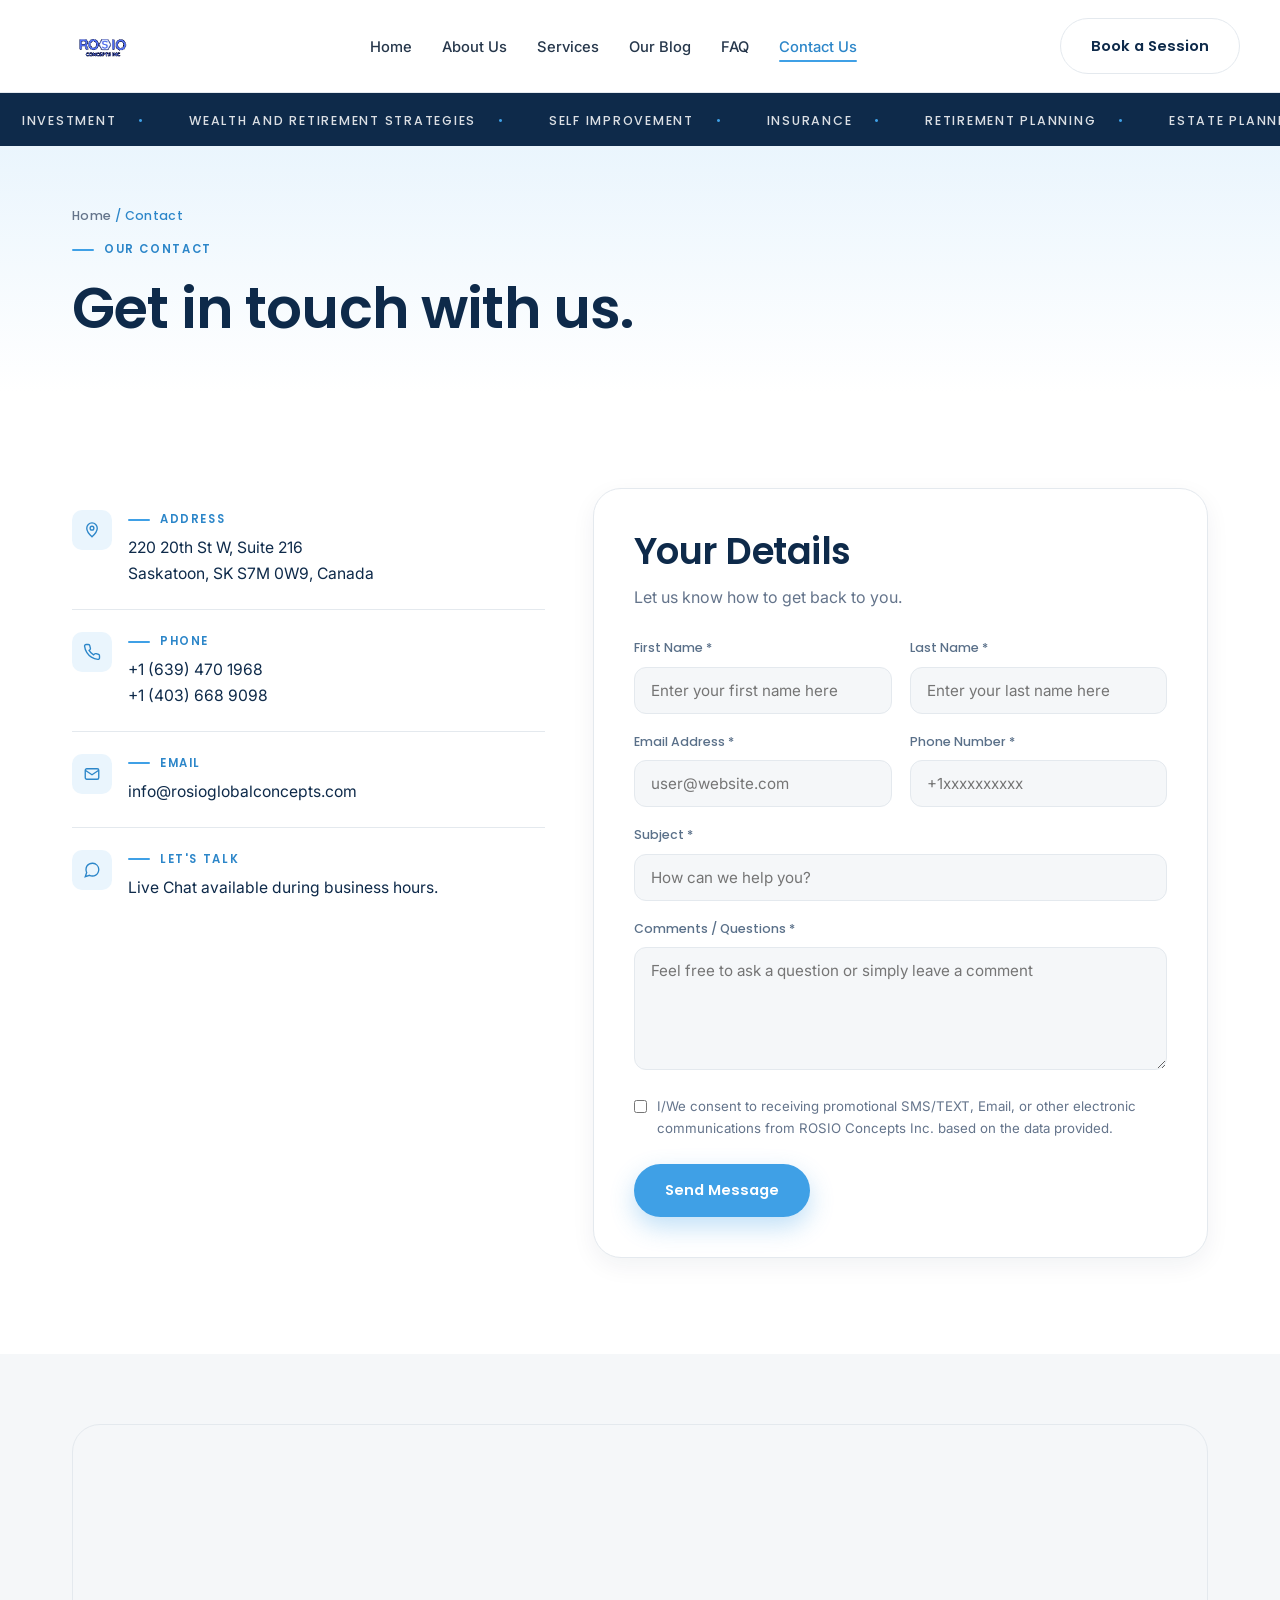
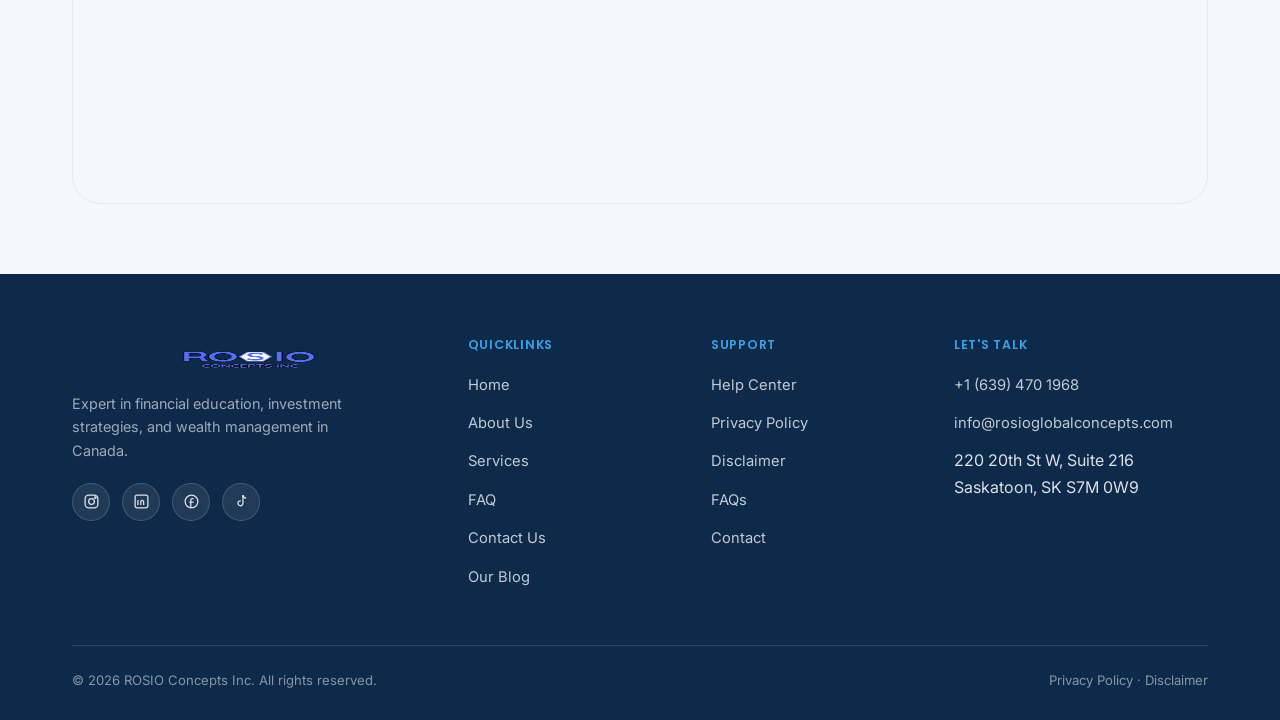
<file: contact.html>
<!DOCTYPE html>
<html lang="en">
<head>
<meta charset="UTF-8">
<meta name="viewport" content="width=device-width, initial-scale=1.0">
<title>Contact Us | ROSIO Concepts Inc.</title>
<meta name="description" content="Get in touch with ROSIO Concepts Inc. in Saskatoon, SK for insurance, investment, and financial education services.">
<link rel="stylesheet" href="css/style.css">
</head>
<body>

<header class="site-header">
  <div class="container nav-wrap">
    <a href="index.html" class="logo"><img src="images/logo.png" alt="ROSIO Concepts Inc. — Financial &amp; Quality Solutions"></a>
    <nav class="main-nav">
      <ul>
        <li><a href="index.html">Home</a></li>
        <li><a href="about.html">About Us</a></li>
        <li><a href="services.html">Services</a></li>
        <li><a href="blog.html">Our Blog</a></li>
        <li><a href="faq.html">FAQ</a></li>
        <li><a href="contact.html" class="active">Contact Us</a></li>
      </ul>
    </nav>
    <div class="nav-cta">
      <a href="contact.html" class="btn btn-outline">Book a Session</a>
      <button class="menu-toggle" aria-label="Toggle menu"><span></span><span></span><span></span></button>
    </div>
  </div>
</header>

<div class="marquee" aria-hidden="true">
  <div class="marquee-track">
    <span>Investment</span><span>Wealth and Retirement Strategies</span><span>Self Improvement</span><span>Insurance</span><span>Retirement Planning</span><span>Estate Planning</span><span>Wealth Building</span><span>Financial Freedom</span><span>Financial Education</span>
    <span>Investment</span><span>Wealth and Retirement Strategies</span><span>Self Improvement</span><span>Insurance</span><span>Retirement Planning</span><span>Estate Planning</span><span>Wealth Building</span><span>Financial Freedom</span><span>Financial Education</span>
  </div>
</div>

<section class="page-hero">
  <div class="container reveal">
    <div class="breadcrumb"><a href="index.html">Home</a> / Contact</div>
    <div class="eyebrow">Our Contact</div>
    <h1>Get in touch with us.</h1>
  </div>
</section>

<section>
  <div class="container">
    <div class="contact-grid">
      <div class="reveal">
        <div class="contact-info-item">
          <div class="ci-icon"><svg width="18" height="18" viewBox="0 0 24 24" fill="none" stroke="currentColor" stroke-width="1.8"><path d="M12 21s7-6.5 7-11.5A7 7 0 0 0 5 9.5C5 14.5 12 21 12 21Z"/><circle cx="12" cy="9.5" r="2.5"/></svg></div>
          <div><div class="eyebrow">Address</div><p>220 20th St W, Suite 216<br>Saskatoon, SK S7M 0W9, Canada</p></div>
        </div>
        <div class="contact-info-item">
          <div class="ci-icon"><svg width="18" height="18" viewBox="0 0 24 24" fill="none" stroke="currentColor" stroke-width="1.8"><path d="M22 16.9v3a2 2 0 0 1-2.2 2 19.8 19.8 0 0 1-8.6-3.1 19.5 19.5 0 0 1-6-6 19.8 19.8 0 0 1-3.1-8.7A2 2 0 0 1 4.1 2h3a2 2 0 0 1 2 1.7c.1 1 .3 2 .7 2.9a2 2 0 0 1-.4 2.1L8.1 9.9a16 16 0 0 0 6 6l1.2-1.2a2 2 0 0 1 2.1-.4c.9.4 1.9.6 2.9.7a2 2 0 0 1 1.7 2Z"/></svg></div>
          <div><div class="eyebrow">Phone</div><p><a href="tel:+16394701968">+1 (639) 470 1968</a><br><a href="tel:+14036689098">+1 (403) 668 9098</a></p></div>
        </div>
        <div class="contact-info-item">
          <div class="ci-icon"><svg width="18" height="18" viewBox="0 0 24 24" fill="none" stroke="currentColor" stroke-width="1.8"><rect x="3" y="5" width="18" height="14" rx="2"/><path d="m3 7 9 6 9-6"/></svg></div>
          <div><div class="eyebrow">Email</div><p><a href="mailto:info@rosioglobalconcepts.com">info@rosioglobalconcepts.com</a></p></div>
        </div>
        <div class="contact-info-item" style="border-bottom:none;">
          <div class="ci-icon"><svg width="18" height="18" viewBox="0 0 24 24" fill="none" stroke="currentColor" stroke-width="1.8"><path d="M21 11.5a8.4 8.4 0 0 1-.9 3.8 8.5 8.5 0 0 1-7.6 4.7 8.4 8.4 0 0 1-3.8-.9L3 21l1.9-5.7a8.4 8.4 0 0 1-.9-3.8 8.5 8.5 0 0 1 4.7-7.6 8.4 8.4 0 0 1 3.8-.9h.5a8.48 8.48 0 0 1 8 8v.5Z"/></svg></div>
          <div><div class="eyebrow">Let's Talk</div><p>Live Chat available during business hours.</p></div>
        </div>
      </div>

      <div class="reveal">
        <div class="contact-form-card">
          <h2 style="margin-bottom:10px;">Your Details</h2>
          <p style="margin-bottom:28px;">Let us know how to get back to you.</p>
          <form data-demo-form>
            <div class="form-row">
              <div class="field">
                <label for="fname">First Name *</label>
                <input type="text" id="fname" placeholder="Enter your first name here" required>
              </div>
              <div class="field">
                <label for="lname">Last Name *</label>
                <input type="text" id="lname" placeholder="Enter your last name here" required>
              </div>
            </div>
            <div class="form-row">
              <div class="field">
                <label for="email">Email Address *</label>
                <input type="email" id="email" placeholder="user@website.com" required>
              </div>
              <div class="field">
                <label for="phone">Phone Number *</label>
                <input type="tel" id="phone" placeholder="+1xxxxxxxxxx" required>
              </div>
            </div>
            <div class="form-row">
              <div class="field field-full">
                <label for="subject">Subject *</label>
                <input type="text" id="subject" placeholder="How can we help you?" required>
              </div>
            </div>
            <div class="form-row">
              <div class="field field-full">
                <label for="message">Comments / Questions *</label>
                <textarea id="message" rows="5" placeholder="Feel free to ask a question or simply leave a comment" required></textarea>
              </div>
            </div>
            <label class="consent">
              <input type="checkbox">
              <span>I/We consent to receiving promotional SMS/TEXT, Email, or other electronic communications from ROSIO Concepts Inc. based on the data provided.</span>
            </label>
            <button type="submit" class="btn btn-primary">Send Message</button>
          </form>
        </div>
      </div>
    </div>
  </div>
</section>

<section class="section-alt section-tight">
  <div class="container reveal">
    <div style="border:1px solid var(--gray-line); border-radius:var(--radius-lg); overflow:hidden; height:380px;">
      <iframe
        title="ROSIO Concepts Inc. location"
        width="100%" height="100%" style="border:0;"
        loading="lazy"
        src="https://maps.google.com/maps?q=220%2020th%20St%20W%2C%20Saskatoon%2C%20SK%20S7M%200W9&t=&z=14&ie=UTF8&iwloc=&output=embed">
      </iframe>
    </div>
  </div>
</section>

<footer class="site-footer">
  <div class="container">
    <div class="footer-grid">
      <div class="footer-brand">
        <a href="index.html" class="logo"><img src="images/logo.png" alt="ROSIO Concepts Inc."></a>
        <p>Expert in financial education, investment strategies, and wealth management in Canada.</p>
        <div class="social-row">
          <a href="#" aria-label="Instagram"><svg width="17" height="17" viewBox="0 0 24 24" fill="none" stroke="currentColor" stroke-width="1.8"><rect x="3" y="3" width="18" height="18" rx="5"/><circle cx="12" cy="12" r="4"/><circle cx="17.5" cy="6.5" r="1"/></svg></a>
          <a href="#" aria-label="LinkedIn"><svg width="17" height="17" viewBox="0 0 24 24" fill="none" stroke="currentColor" stroke-width="1.8"><rect x="3" y="3" width="18" height="18" rx="3"/><path d="M7 10v7M7 7v.01M11 17v-4.5a2 2 0 0 1 4 0V17M11 12.5V17"/></svg></a>
          <a href="#" aria-label="Facebook"><svg width="17" height="17" viewBox="0 0 24 24" fill="none" stroke="currentColor" stroke-width="1.8"><path d="M15 8h-2a2 2 0 0 0-2 2v10M9 13h6"/><circle cx="12" cy="12" r="9"/></svg></a>
          <a href="#" aria-label="TikTok"><svg width="17" height="17" viewBox="0 0 24 24" fill="none" stroke="currentColor" stroke-width="1.8"><path d="M14 3v11.5a3.5 3.5 0 1 1-3-3.46"/><path d="M14 3c.3 2.2 2 4 4.5 4.3"/></svg></a>
        </div>
      </div>
      <div class="footer-col">
        <h4>Quicklinks</h4>
        <ul>
          <li><a href="index.html">Home</a></li>
          <li><a href="about.html">About Us</a></li>
          <li><a href="services.html">Services</a></li>
          <li><a href="faq.html">FAQ</a></li>
          <li><a href="contact.html">Contact Us</a></li>
          <li><a href="blog.html">Our Blog</a></li>
        </ul>
      </div>
      <div class="footer-col">
        <h4>Support</h4>
        <ul>
          <li><a href="faq.html">Help Center</a></li>
          <li><a href="#">Privacy Policy</a></li>
          <li><a href="#">Disclaimer</a></li>
          <li><a href="faq.html">FAQs</a></li>
          <li><a href="contact.html">Contact</a></li>
        </ul>
      </div>
      <div class="footer-col">
        <h4>Let's Talk</h4>
        <ul>
          <li><a href="tel:+16394701968">+1 (639) 470 1968</a></li>
          <li><a href="mailto:info@rosioglobalconcepts.com">info@rosioglobalconcepts.com</a></li>
          <li>220 20th St W, Suite 216<br>Saskatoon, SK S7M 0W9</li>
        </ul>
      </div>
    </div>
    <div class="footer-bottom">
      <span>&copy; 2026 ROSIO Concepts Inc. All rights reserved.</span>
      <span><a href="#">Privacy Policy</a> &middot; <a href="#">Disclaimer</a></span>
    </div>
  </div>
</footer>

<script src="js/script.js"></script>
</body>
</html>
</file>
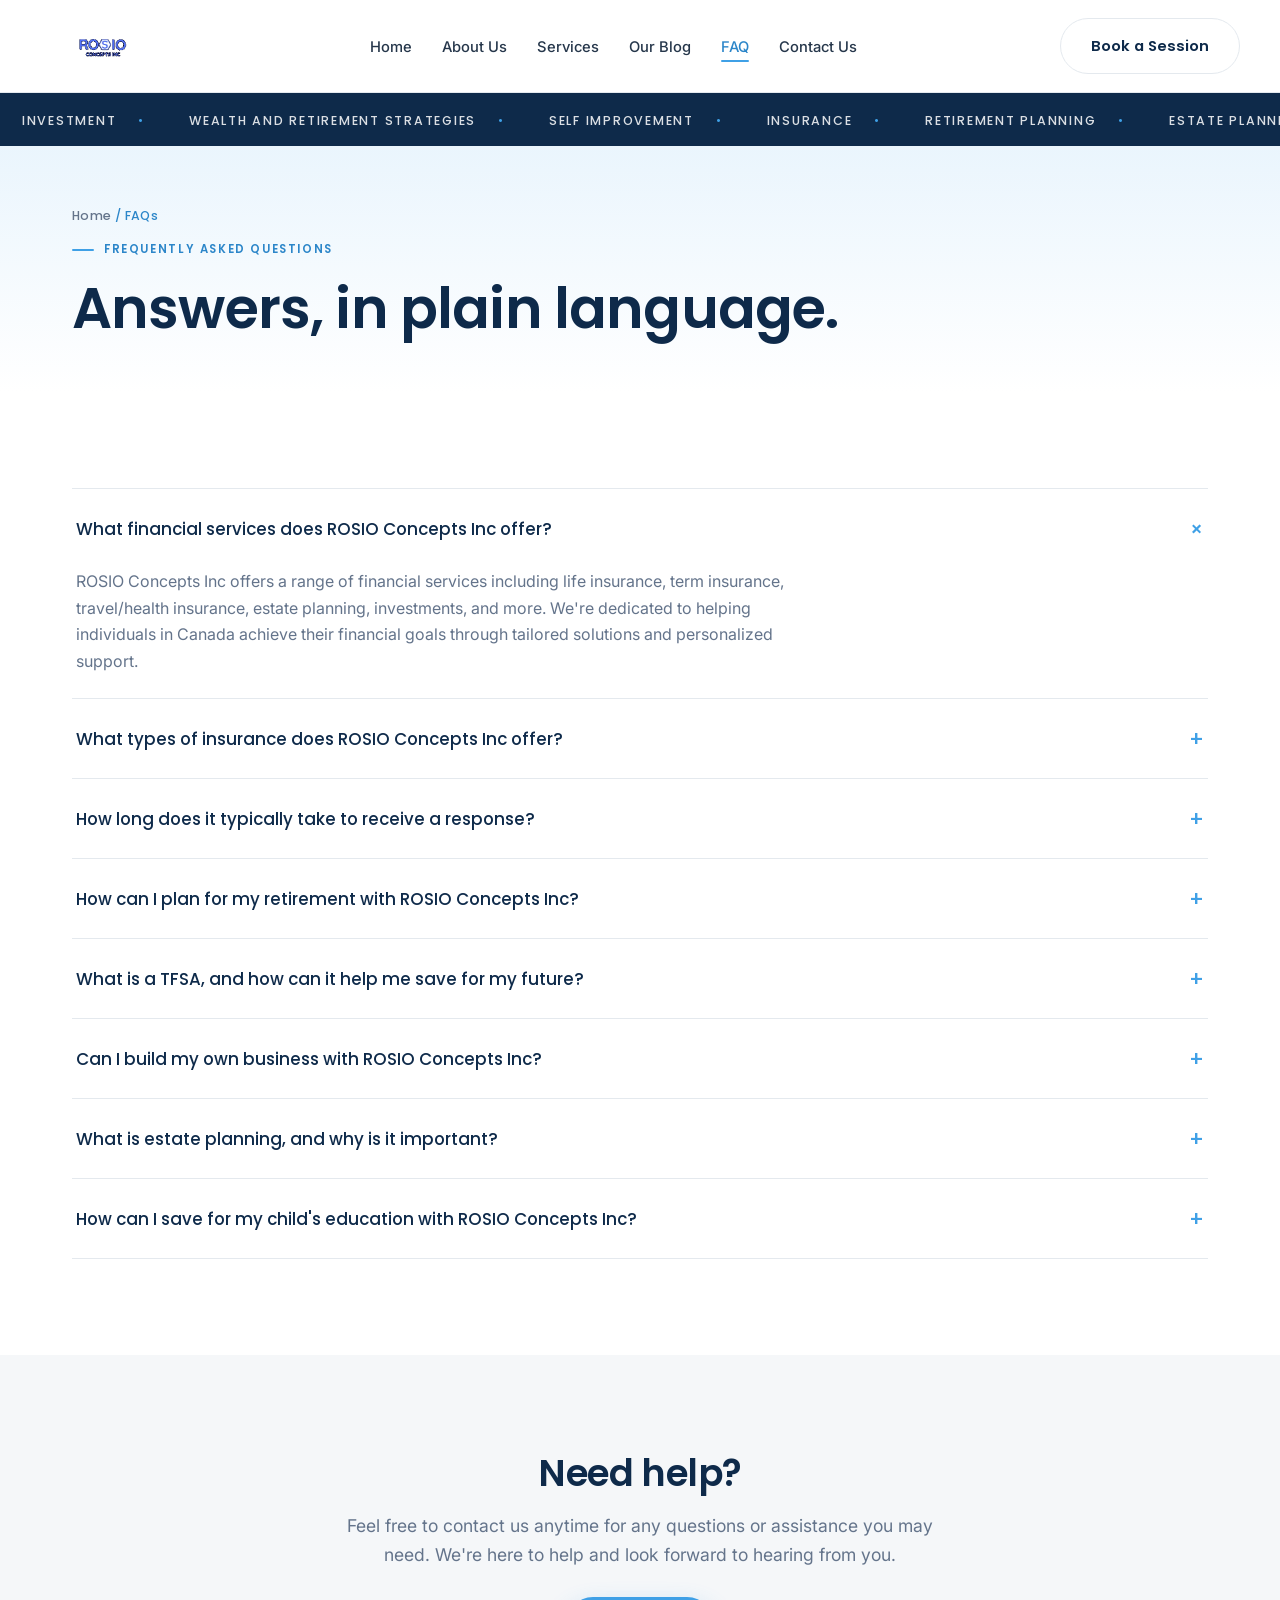
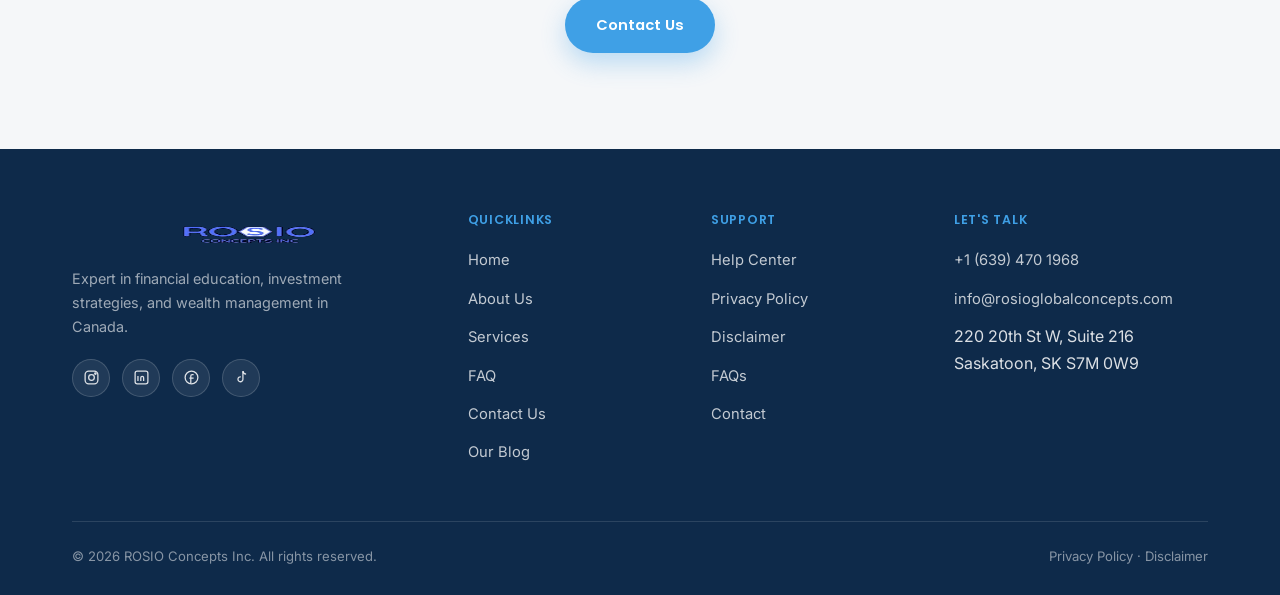
<file: faq.html>
<!DOCTYPE html>
<html lang="en">
<head>
<meta charset="UTF-8">
<meta name="viewport" content="width=device-width, initial-scale=1.0">
<title>FAQ | ROSIO Concepts Inc.</title>
<meta name="description" content="Answers to common questions about ROSIO Concepts Inc.'s insurance, investment, retirement, and financial education services.">
<link rel="stylesheet" href="css/style.css">
</head>
<body>

<header class="site-header">
  <div class="container nav-wrap">
    <a href="index.html" class="logo"><img src="images/logo.png" alt="ROSIO Concepts Inc. — Financial &amp; Quality Solutions"></a>
    <nav class="main-nav">
      <ul>
        <li><a href="index.html">Home</a></li>
        <li><a href="about.html">About Us</a></li>
        <li><a href="services.html">Services</a></li>
        <li><a href="blog.html">Our Blog</a></li>
        <li><a href="faq.html" class="active">FAQ</a></li>
        <li><a href="contact.html">Contact Us</a></li>
      </ul>
    </nav>
    <div class="nav-cta">
      <a href="contact.html" class="btn btn-outline">Book a Session</a>
      <button class="menu-toggle" aria-label="Toggle menu"><span></span><span></span><span></span></button>
    </div>
  </div>
</header>

<div class="marquee" aria-hidden="true">
  <div class="marquee-track">
    <span>Investment</span><span>Wealth and Retirement Strategies</span><span>Self Improvement</span><span>Insurance</span><span>Retirement Planning</span><span>Estate Planning</span><span>Wealth Building</span><span>Financial Freedom</span><span>Financial Education</span>
    <span>Investment</span><span>Wealth and Retirement Strategies</span><span>Self Improvement</span><span>Insurance</span><span>Retirement Planning</span><span>Estate Planning</span><span>Wealth Building</span><span>Financial Freedom</span><span>Financial Education</span>
  </div>
</div>

<section class="page-hero">
  <div class="container reveal">
    <div class="breadcrumb"><a href="index.html">Home</a> / FAQs</div>
    <div class="eyebrow">Frequently Asked Questions</div>
    <h1>Answers, in plain language.</h1>
  </div>
</section>

<section>
  <div class="container">
    <div class="faq-list reveal">

      <div class="faq-item open">
        <button class="faq-q"><span>What financial services does ROSIO Concepts Inc offer?</span><span class="plus">+</span></button>
        <div class="faq-a"><p>ROSIO Concepts Inc offers a range of financial services including life insurance, term insurance, travel/health insurance, estate planning, investments, and more. We're dedicated to helping individuals in Canada achieve their financial goals through tailored solutions and personalized support.</p></div>
      </div>

      <div class="faq-item">
        <button class="faq-q"><span>What types of insurance does ROSIO Concepts Inc offer?</span><span class="plus">+</span></button>
        <div class="faq-a"><p>We offer life insurance with living benefits, term insurance, and travel/health insurance — each designed to protect your family's financial security while fitting your budget and circumstances.</p></div>
      </div>

      <div class="faq-item">
        <button class="faq-q"><span>How long does it typically take to receive a response?</span><span class="plus">+</span></button>
        <div class="faq-a"><p>Our team aims to respond to all inquiries within one to two business days. For urgent matters, we recommend reaching out by phone or booking a session directly.</p></div>
      </div>

      <div class="faq-item">
        <button class="faq-q"><span>How can I plan for my retirement with ROSIO Concepts Inc?</span><span class="plus">+</span></button>
        <div class="faq-a"><p>We work with you to build a retirement strategy using RRSPs, TFSAs, and other investment vehicles suited to your timeline, goals, and risk tolerance — with ongoing guidance as your plan evolves.</p></div>
      </div>

      <div class="faq-item">
        <button class="faq-q"><span>What is a TFSA, and how can it help me save for my future?</span><span class="plus">+</span></button>
        <div class="faq-a"><p>A Tax-Free Savings Account (TFSA) lets your investments grow and be withdrawn tax-free, making it a flexible tool for both short- and long-term savings goals.</p></div>
      </div>

      <div class="faq-item">
        <button class="faq-q"><span>Can I build my own business with ROSIO Concepts Inc?</span><span class="plus">+</span></button>
        <div class="faq-a"><p>Yes — we work with entrepreneurs and business owners on financial planning and insurance needs as they build and grow their businesses.</p></div>
      </div>

      <div class="faq-item">
        <button class="faq-q"><span>What is estate planning, and why is it important?</span><span class="plus">+</span></button>
        <div class="faq-a"><p>Estate planning ensures your assets are distributed according to your wishes and that your loved ones are provided for. Our team builds a personalized plan around your unique needs and goals.</p></div>
      </div>

      <div class="faq-item">
        <button class="faq-q"><span>How can I save for my child's education with ROSIO Concepts Inc?</span><span class="plus">+</span></button>
        <div class="faq-a"><p>Our Children's Education Account / RESP options let you save for your child's education with the potential for tax-free growth and access to government grants and incentives.</p></div>
      </div>

    </div>
  </div>
</section>

<section class="section-alt">
  <div class="container text-center reveal">
    <h2>Need help?</h2>
    <p class="lead" style="margin:16px auto 28px;">Feel free to contact us anytime for any questions or assistance you may need. We're here to help and look forward to hearing from you.</p>
    <a href="contact.html" class="btn btn-primary">Contact Us</a>
  </div>
</section>

<footer class="site-footer">
  <div class="container">
    <div class="footer-grid">
      <div class="footer-brand">
        <a href="index.html" class="logo"><img src="images/logo.png" alt="ROSIO Concepts Inc."></a>
        <p>Expert in financial education, investment strategies, and wealth management in Canada.</p>
        <div class="social-row">
          <a href="#" aria-label="Instagram"><svg width="17" height="17" viewBox="0 0 24 24" fill="none" stroke="currentColor" stroke-width="1.8"><rect x="3" y="3" width="18" height="18" rx="5"/><circle cx="12" cy="12" r="4"/><circle cx="17.5" cy="6.5" r="1"/></svg></a>
          <a href="#" aria-label="LinkedIn"><svg width="17" height="17" viewBox="0 0 24 24" fill="none" stroke="currentColor" stroke-width="1.8"><rect x="3" y="3" width="18" height="18" rx="3"/><path d="M7 10v7M7 7v.01M11 17v-4.5a2 2 0 0 1 4 0V17M11 12.5V17"/></svg></a>
          <a href="#" aria-label="Facebook"><svg width="17" height="17" viewBox="0 0 24 24" fill="none" stroke="currentColor" stroke-width="1.8"><path d="M15 8h-2a2 2 0 0 0-2 2v10M9 13h6"/><circle cx="12" cy="12" r="9"/></svg></a>
          <a href="#" aria-label="TikTok"><svg width="17" height="17" viewBox="0 0 24 24" fill="none" stroke="currentColor" stroke-width="1.8"><path d="M14 3v11.5a3.5 3.5 0 1 1-3-3.46"/><path d="M14 3c.3 2.2 2 4 4.5 4.3"/></svg></a>
        </div>
      </div>
      <div class="footer-col">
        <h4>Quicklinks</h4>
        <ul>
          <li><a href="index.html">Home</a></li>
          <li><a href="about.html">About Us</a></li>
          <li><a href="services.html">Services</a></li>
          <li><a href="faq.html">FAQ</a></li>
          <li><a href="contact.html">Contact Us</a></li>
          <li><a href="blog.html">Our Blog</a></li>
        </ul>
      </div>
      <div class="footer-col">
        <h4>Support</h4>
        <ul>
          <li><a href="faq.html">Help Center</a></li>
          <li><a href="#">Privacy Policy</a></li>
          <li><a href="#">Disclaimer</a></li>
          <li><a href="faq.html">FAQs</a></li>
          <li><a href="contact.html">Contact</a></li>
        </ul>
      </div>
      <div class="footer-col">
        <h4>Let's Talk</h4>
        <ul>
          <li><a href="tel:+16394701968">+1 (639) 470 1968</a></li>
          <li><a href="mailto:info@rosioglobalconcepts.com">info@rosioglobalconcepts.com</a></li>
          <li>220 20th St W, Suite 216<br>Saskatoon, SK S7M 0W9</li>
        </ul>
      </div>
    </div>
    <div class="footer-bottom">
      <span>&copy; 2026 ROSIO Concepts Inc. All rights reserved.</span>
      <span><a href="#">Privacy Policy</a> &middot; <a href="#">Disclaimer</a></span>
    </div>
  </div>
</footer>

<script src="js/script.js"></script>
</body>
</html>
</file>
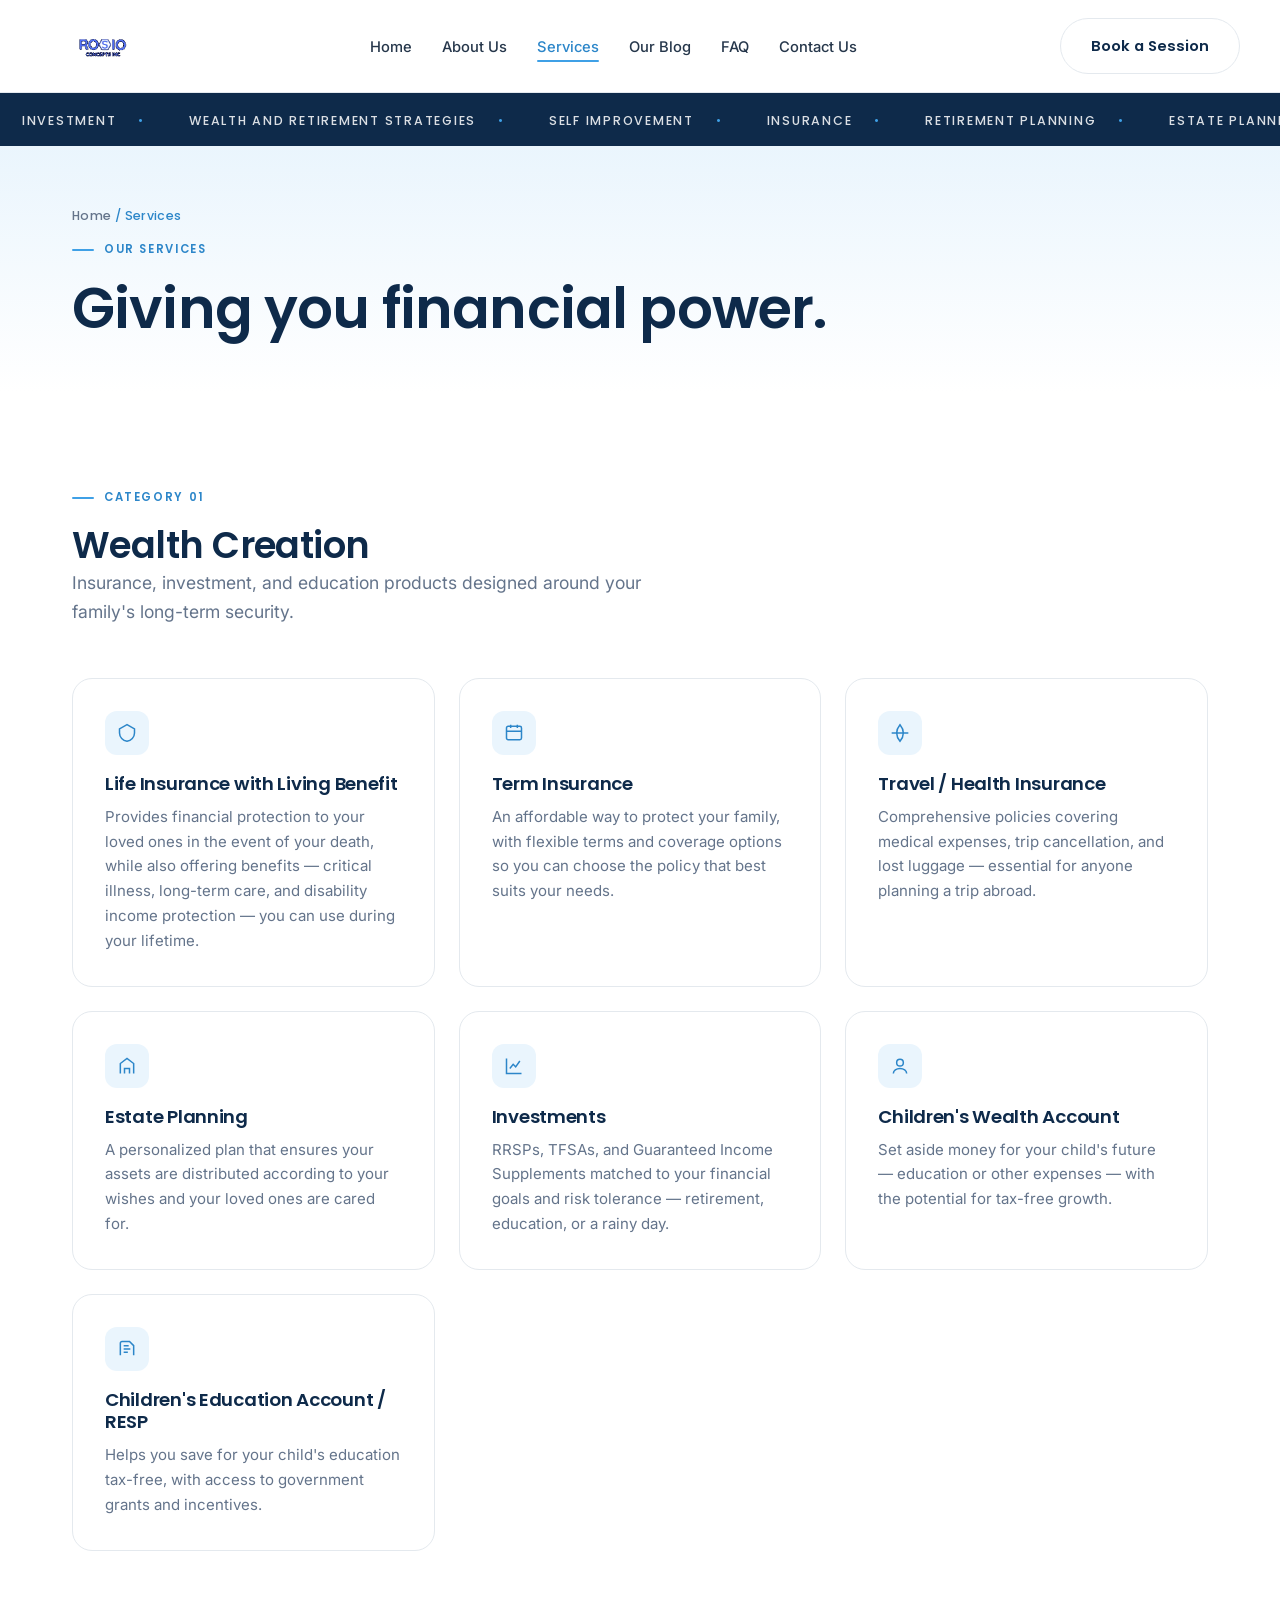
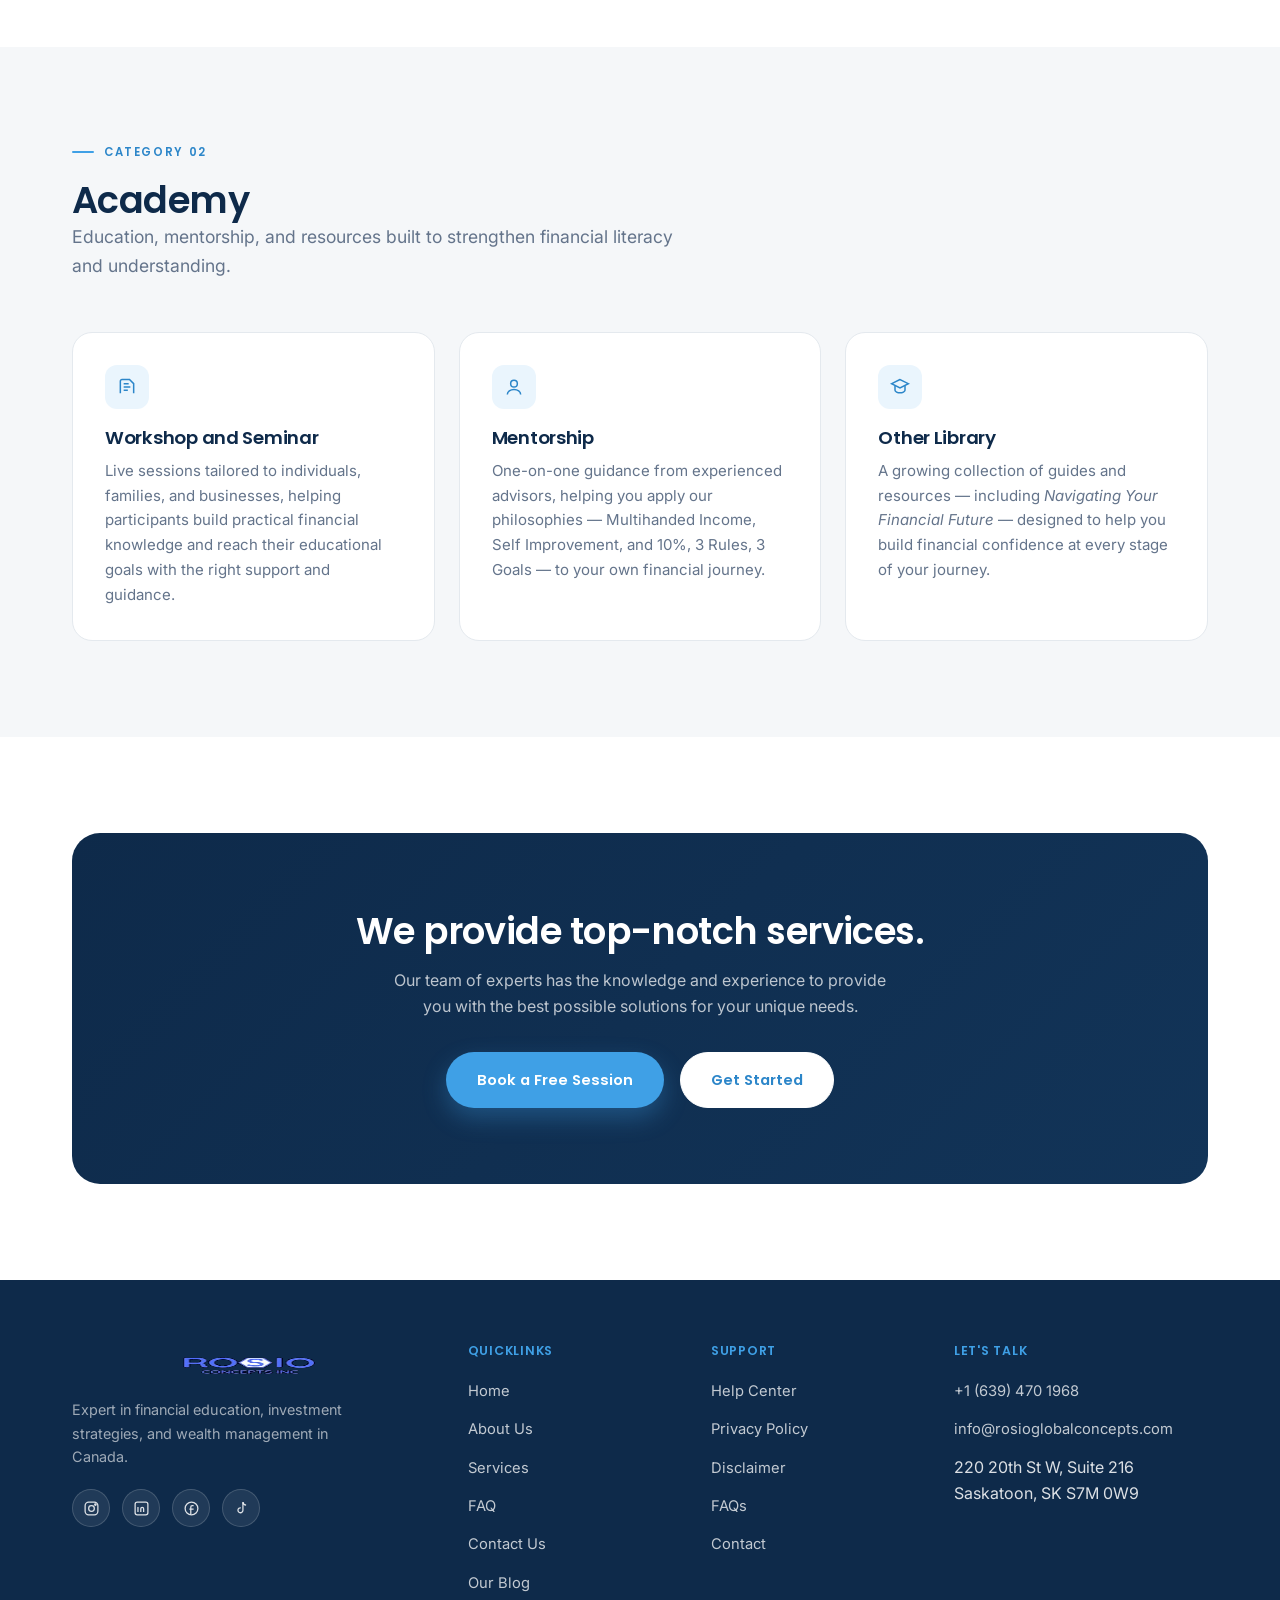
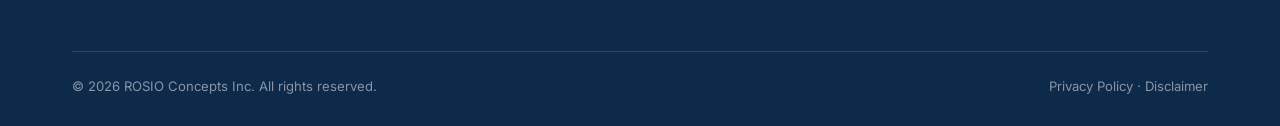
<file: services.html>
<!DOCTYPE html>
<html lang="en">
<head>
<meta charset="UTF-8">
<meta name="viewport" content="width=device-width, initial-scale=1.0">
<title>Services | ROSIO Concepts Inc.</title>
<meta name="description" content="Wealth creation and financial academy services from ROSIO Concepts Inc. — insurance, investments, estate planning, workshops, mentorship, and more.">
<link rel="stylesheet" href="css/style.css">
</head>
<body>

<header class="site-header">
  <div class="container nav-wrap">
    <a href="index.html" class="logo"><img src="images/logo.png" alt="ROSIO Concepts Inc. — Financial &amp; Quality Solutions"></a>
    <nav class="main-nav">
      <ul>
        <li><a href="index.html">Home</a></li>
        <li><a href="about.html">About Us</a></li>
        <li><a href="services.html" class="active">Services</a></li>
        <li><a href="blog.html">Our Blog</a></li>
        <li><a href="faq.html">FAQ</a></li>
        <li><a href="contact.html">Contact Us</a></li>
      </ul>
    </nav>
    <div class="nav-cta">
      <a href="contact.html" class="btn btn-outline">Book a Session</a>
      <button class="menu-toggle" aria-label="Toggle menu"><span></span><span></span><span></span></button>
    </div>
  </div>
</header>

<div class="marquee" aria-hidden="true">
  <div class="marquee-track">
    <span>Investment</span><span>Wealth and Retirement Strategies</span><span>Self Improvement</span><span>Insurance</span><span>Retirement Planning</span><span>Estate Planning</span><span>Wealth Building</span><span>Financial Freedom</span><span>Financial Education</span>
    <span>Investment</span><span>Wealth and Retirement Strategies</span><span>Self Improvement</span><span>Insurance</span><span>Retirement Planning</span><span>Estate Planning</span><span>Wealth Building</span><span>Financial Freedom</span><span>Financial Education</span>
  </div>
</div>

<section class="page-hero">
  <div class="container reveal">
    <div class="breadcrumb"><a href="index.html">Home</a> / Services</div>
    <div class="eyebrow">Our Services</div>
    <h1>Giving you financial power.</h1>
  </div>
</section>

<section>
  <div class="container">
    <div class="section-head reveal">
      <div class="eyebrow">Category 01</div>
      <h2>Wealth Creation</h2>
      <p class="lead">Insurance, investment, and education products designed around your family's long-term security.</p>
    </div>
    <div class="grid-3 reveal-stagger">
      <div class="card">
        <div class="card-icon"><svg width="20" height="20" viewBox="0 0 24 24" fill="none" stroke="currentColor" stroke-width="1.8"><path d="M12 2 3 7v5c0 5 4 9 9 10 5-1 9-5 9-10V7l-9-5Z"/></svg></div>
        <h3>Life Insurance with Living Benefit</h3>
        <p>Provides financial protection to your loved ones in the event of your death, while also offering benefits — critical illness, long-term care, and disability income protection — you can use during your lifetime.</p>
      </div>
      <div class="card">
        <div class="card-icon"><svg width="20" height="20" viewBox="0 0 24 24" fill="none" stroke="currentColor" stroke-width="1.8"><rect x="3" y="4" width="18" height="16" rx="2"/><path d="M8 2v4M16 2v4M3 10h18"/></svg></div>
        <h3>Term Insurance</h3>
        <p>An affordable way to protect your family, with flexible terms and coverage options so you can choose the policy that best suits your needs.</p>
      </div>
      <div class="card">
        <div class="card-icon"><svg width="20" height="20" viewBox="0 0 24 24" fill="none" stroke="currentColor" stroke-width="1.8"><path d="M2 12h20M12 2c2.5 3 4 7 4 10s-1.5 7-4 10c-2.5-3-4-7-4-10s1.5-7 4-10Z"/></svg></div>
        <h3>Travel / Health Insurance</h3>
        <p>Comprehensive policies covering medical expenses, trip cancellation, and lost luggage — essential for anyone planning a trip abroad.</p>
      </div>
      <div class="card">
        <div class="card-icon"><svg width="20" height="20" viewBox="0 0 24 24" fill="none" stroke="currentColor" stroke-width="1.8"><path d="M4 21V9l8-6 8 6v12"/><path d="M9 21v-6h6v6"/></svg></div>
        <h3>Estate Planning</h3>
        <p>A personalized plan that ensures your assets are distributed according to your wishes and your loved ones are cared for.</p>
      </div>
      <div class="card">
        <div class="card-icon"><svg width="20" height="20" viewBox="0 0 24 24" fill="none" stroke="currentColor" stroke-width="1.8"><path d="M3 3v18h18"/><path d="M7 15l4-5 3 3 5-7"/></svg></div>
        <h3>Investments</h3>
        <p>RRSPs, TFSAs, and Guaranteed Income Supplements matched to your financial goals and risk tolerance — retirement, education, or a rainy day.</p>
      </div>
      <div class="card">
        <div class="card-icon"><svg width="20" height="20" viewBox="0 0 24 24" fill="none" stroke="currentColor" stroke-width="1.8"><circle cx="12" cy="8" r="4"/><path d="M4 21c0-3.5 3.6-6 8-6s8 2.5 8 6"/></svg></div>
        <h3>Children's Wealth Account</h3>
        <p>Set aside money for your child's future — education or other expenses — with the potential for tax-free growth.</p>
      </div>
      <div class="card">
        <div class="card-icon"><svg width="20" height="20" viewBox="0 0 24 24" fill="none" stroke="currentColor" stroke-width="1.8"><path d="M4 19.5V5a2 2 0 0 1 2-2h9l5 5v11.5"/><path d="M8 8h6M8 12h8M8 16h5"/></svg></div>
        <h3>Children's Education Account / RESP</h3>
        <p>Helps you save for your child's education tax-free, with access to government grants and incentives.</p>
      </div>
    </div>
  </div>
</section>

<section class="section-alt">
  <div class="container">
    <div class="section-head reveal">
      <div class="eyebrow">Category 02</div>
      <h2>Academy</h2>
      <p class="lead">Education, mentorship, and resources built to strengthen financial literacy and understanding.</p>
    </div>
    <div class="grid-3 reveal-stagger">
      <div class="card">
        <div class="card-icon"><svg width="20" height="20" viewBox="0 0 24 24" fill="none" stroke="currentColor" stroke-width="1.8"><path d="M4 19.5V5a2 2 0 0 1 2-2h9l5 5v11.5"/><path d="M8 8h6M8 12h8M8 16h5"/></svg></div>
        <h3>Workshop and Seminar</h3>
        <p>Live sessions tailored to individuals, families, and businesses, helping participants build practical financial knowledge and reach their educational goals with the right support and guidance.</p>
      </div>
      <div class="card">
        <div class="card-icon"><svg width="20" height="20" viewBox="0 0 24 24" fill="none" stroke="currentColor" stroke-width="1.8"><circle cx="12" cy="8" r="4"/><path d="M4 21c0-3.5 3.6-6 8-6s8 2.5 8 6"/></svg></div>
        <h3>Mentorship</h3>
        <p>One-on-one guidance from experienced advisors, helping you apply our philosophies — Multihanded Income, Self Improvement, and 10%, 3 Rules, 3 Goals — to your own financial journey.</p>
      </div>
      <div class="card">
        <div class="card-icon"><svg width="20" height="20" viewBox="0 0 24 24" fill="none" stroke="currentColor" stroke-width="1.8"><path d="M12 3 2 8l10 5 10-5-10-5Z"/><path d="M6 10.5V16c0 1.5 3 3 6 3s6-1.5 6-3v-5.5"/></svg></div>
        <h3>Other Library</h3>
        <p>A growing collection of guides and resources — including <em>Navigating Your Financial Future</em> — designed to help you build financial confidence at every stage of your journey.</p>
      </div>
    </div>
  </div>
</section>

<section>
  <div class="container">
    <div class="cta-band glow-zone reveal">
      <h2>We provide top-notch services.</h2>
      <p>Our team of experts has the knowledge and experience to provide you with the best possible solutions for your unique needs.</p>
      <div class="cta-actions">
        <a href="https://calendly.com/rosioconceptsinc/financial-education?month=2026-07&date=2026-07-09" class="btn btn-primary" target="_blank" rel="noopener">Book a Free Session</a>
        <a href="contact.html" class="btn btn-ghost-light btn-outline">Get Started</a>
      </div>
    </div>
  </div>
</section>

<footer class="site-footer">
  <div class="container">
    <div class="footer-grid">
      <div class="footer-brand">
        <a href="index.html" class="logo"><img src="images/logo.png" alt="ROSIO Concepts Inc."></a>
        <p>Expert in financial education, investment strategies, and wealth management in Canada.</p>
        <div class="social-row">
          <a href="#" aria-label="Instagram"><svg width="17" height="17" viewBox="0 0 24 24" fill="none" stroke="currentColor" stroke-width="1.8"><rect x="3" y="3" width="18" height="18" rx="5"/><circle cx="12" cy="12" r="4"/><circle cx="17.5" cy="6.5" r="1"/></svg></a>
          <a href="#" aria-label="LinkedIn"><svg width="17" height="17" viewBox="0 0 24 24" fill="none" stroke="currentColor" stroke-width="1.8"><rect x="3" y="3" width="18" height="18" rx="3"/><path d="M7 10v7M7 7v.01M11 17v-4.5a2 2 0 0 1 4 0V17M11 12.5V17"/></svg></a>
          <a href="#" aria-label="Facebook"><svg width="17" height="17" viewBox="0 0 24 24" fill="none" stroke="currentColor" stroke-width="1.8"><path d="M15 8h-2a2 2 0 0 0-2 2v10M9 13h6"/><circle cx="12" cy="12" r="9"/></svg></a>
          <a href="#" aria-label="TikTok"><svg width="17" height="17" viewBox="0 0 24 24" fill="none" stroke="currentColor" stroke-width="1.8"><path d="M14 3v11.5a3.5 3.5 0 1 1-3-3.46"/><path d="M14 3c.3 2.2 2 4 4.5 4.3"/></svg></a>
        </div>
      </div>
      <div class="footer-col">
        <h4>Quicklinks</h4>
        <ul>
          <li><a href="index.html">Home</a></li>
          <li><a href="about.html">About Us</a></li>
          <li><a href="services.html">Services</a></li>
          <li><a href="faq.html">FAQ</a></li>
          <li><a href="contact.html">Contact Us</a></li>
          <li><a href="blog.html">Our Blog</a></li>
        </ul>
      </div>
      <div class="footer-col">
        <h4>Support</h4>
        <ul>
          <li><a href="faq.html">Help Center</a></li>
          <li><a href="#">Privacy Policy</a></li>
          <li><a href="#">Disclaimer</a></li>
          <li><a href="faq.html">FAQs</a></li>
          <li><a href="contact.html">Contact</a></li>
        </ul>
      </div>
      <div class="footer-col">
        <h4>Let's Talk</h4>
        <ul>
          <li><a href="tel:+16394701968">+1 (639) 470 1968</a></li>
          <li><a href="mailto:info@rosioglobalconcepts.com">info@rosioglobalconcepts.com</a></li>
          <li>220 20th St W, Suite 216<br>Saskatoon, SK S7M 0W9</li>
        </ul>
      </div>
    </div>
    <div class="footer-bottom">
      <span>&copy; 2026 ROSIO Concepts Inc. All rights reserved.</span>
      <span><a href="#">Privacy Policy</a> &middot; <a href="#">Disclaimer</a></span>
    </div>
  </div>
</footer>

<script src="js/script.js"></script>
</body>
</html>
</file>
<file: css/style.css>
/* ============================================================
   ROSIO CONCEPTS INC. — Design System v2
   Palette: sky blue / deep navy / white / light gray
   Type: Poppins (headings) + Inter (body)
   Motifs: keyword ticker, floating trust cards, cursor glow,
   animated counters, scroll reveals — all reduced-motion safe.
   ============================================================ */

@import url('https://fonts.googleapis.com/css2?family=Poppins:wght@400;500;600;700&family=Inter:wght@400;500;600;700&display=swap');

:root{
  --sky:        #3FA0E6;
  --sky-deep:   #2C86C9;
  --sky-tint:   #EAF5FD;
  --sky-tint-2: #DCEEFB;
  --navy:       #0E2A4A;
  --navy-2:     #123458;
  --navy-soft:  #5A7089;
  --white:      #FFFFFF;
  --gray-light: #F5F7F9;
  --gray-line:  #E4E9EE;
  --text:       #26374B;
  --text-soft:  #64748B;

  --radius-sm: 12px;
  --radius: 20px;
  --radius-lg: 28px;

  --shadow-sm: 0 8px 24px rgba(14,42,74,0.06);
  --shadow-md: 0 16px 40px rgba(14,42,74,0.10);
  --shadow-lg: 0 28px 60px rgba(14,42,74,0.14);

  --f-head: 'Poppins', sans-serif;
  --f-body: 'Inter', -apple-system, sans-serif;

  --ease: cubic-bezier(.22,.9,.32,1);
}

*{ box-sizing:border-box; margin:0; padding:0; }
html{ scroll-behavior:smooth; }
body{
  font-family: var(--f-body);
  color: var(--text);
  background: var(--white);
  line-height: 1.65;
  font-size: 16px;
  -webkit-font-smoothing: antialiased;
  overflow-x: hidden;
}
img{ max-width:100%; display:block; }
a{ color:inherit; text-decoration:none; }
ul{ list-style:none; }
button{ font-family:inherit; cursor:pointer; }

.container{ max-width: 1200px; margin:0 auto; padding:0 32px; }

h1,h2,h3,h4{
  font-family: var(--f-head);
  font-weight:600;
  line-height:1.2;
  letter-spacing:-0.015em;
  color: var(--navy);
}
h1{ font-size: clamp(2.3rem, 4.6vw, 3.5rem); font-weight:600; }
h2{ font-size: clamp(1.7rem, 3vw, 2.3rem); }
h3{ font-size: 1.2rem; }

.eyebrow{
  font-family: var(--f-head);
  font-size: 0.72rem;
  font-weight:600;
  letter-spacing: 0.14em;
  text-transform: uppercase;
  color: var(--sky-deep);
  display:flex; align-items:center; gap:10px;
  margin-bottom: 16px;
}
.eyebrow::before{ content:""; width:22px; height:2px; border-radius:2px; background: var(--sky); display:inline-block; }

p{ color: var(--text-soft); }
.lead{ font-size: 1.1rem; max-width: 620px; color: var(--text-soft); }

:focus-visible{ outline: 2px solid var(--sky-deep); outline-offset: 3px; border-radius: 4px; }

/* ---------- Reveal on scroll ---------- */
.reveal{ opacity:0; transform: translateY(22px); transition: opacity .7s var(--ease), transform .7s var(--ease); }
.reveal.in-view{ opacity:1; transform:none; }
.reveal-stagger > *{ opacity:0; transform: translateY(22px); transition: opacity .6s var(--ease), transform .6s var(--ease); }
.reveal-stagger.in-view > *{ opacity:1; transform:none; }
.reveal-stagger.in-view > *:nth-child(1){ transition-delay: 0s; }
.reveal-stagger.in-view > *:nth-child(2){ transition-delay: .08s; }
.reveal-stagger.in-view > *:nth-child(3){ transition-delay: .16s; }
.reveal-stagger.in-view > *:nth-child(4){ transition-delay: .24s; }
.reveal-stagger.in-view > *:nth-child(5){ transition-delay: .32s; }
.reveal-stagger.in-view > *:nth-child(6){ transition-delay: .4s; }

@media (prefers-reduced-motion: reduce){
  .reveal, .reveal-stagger > *{ opacity:1 !important; transform:none !important; transition:none !important; }
  .marquee-track{ animation: none !important; }
  .float-card{ animation: none !important; }
  .cursor-glow{ display:none !important; }
}

/* ---------- Buttons ---------- */
.btn{
  display:inline-flex; align-items:center; gap:8px;
  padding: 15px 30px;
  font-family: var(--f-head);
  font-weight:600;
  font-size: 0.92rem;
  border-radius: 100px;
  border: 1px solid transparent;
  transition: transform .25s var(--ease), box-shadow .25s var(--ease), background .25s ease, color .25s ease, border-color .25s ease;
}
.btn-primary{ background: var(--sky); color: #fff; box-shadow: 0 10px 24px rgba(63,160,230,0.32); }
.btn-primary:hover{ background: var(--sky-deep); transform: translateY(-2px); box-shadow: 0 14px 30px rgba(63,160,230,0.4); }
.btn-outline{ border-color: var(--gray-line); color: var(--navy); background:#fff; }
.btn-outline:hover{ border-color: var(--sky); color: var(--sky-deep); transform: translateY(-2px); }
.btn-ghost-light{ background:#fff; border-color:#fff; color: var(--sky-deep); }
.btn-ghost-light:hover{ background: var(--sky-tint); color: var(--sky-deep); transform: translateY(-2px); }

/* ---------- Header ---------- */
header.site-header{
  position: sticky; top:0; z-index: 200;
  background: rgba(255,255,255,0.9);
  backdrop-filter: blur(10px);
  border-bottom: 1px solid var(--gray-line);
}
.nav-wrap{ display:flex; align-items:center; justify-content:space-between; padding: 18px 0; }
.logo{ font-family: var(--f-head); font-weight:700; font-size: 1.25rem; color: var(--navy); display:flex; flex-direction:column; line-height:1; }
.logo span{ font-family: var(--f-body); font-weight:500; font-size: 0.58rem; letter-spacing:0.16em; color: var(--sky-deep); margin-top:5px; text-transform:uppercase; }
.logo img{ height: 42px; width:auto; display:block; }
.footer-brand .logo img{ height: 40px; }
nav.main-nav ul{ display:flex; gap: 30px; }
nav.main-nav a{ font-size: 0.92rem; font-weight:500; color: var(--text); position:relative; padding:6px 0; transition: color .2s ease; }
nav.main-nav a.active, nav.main-nav a:hover{ color: var(--sky-deep); }
nav.main-nav a.active::after{ content:""; position:absolute; left:0; right:0; bottom:0; height:2px; border-radius:2px; background: var(--sky); }
.nav-cta{ display:flex; align-items:center; gap:16px; }
.menu-toggle{ display:none; background:none; border:none; padding:4px; }
.menu-toggle span{ display:block; width:22px; height:2px; border-radius:2px; background:var(--navy); margin:5px 0; transition: all .2s ease; }

@media (max-width: 900px){
  nav.main-nav{ position:absolute; top:100%; left:0; right:0; background:#fff; border-bottom:1px solid var(--gray-line); display:none; padding: 22px 32px; box-shadow: var(--shadow-md); }
  nav.main-nav.open{ display:block; }
  nav.main-nav ul{ flex-direction:column; gap:18px; }
  .menu-toggle{ display:block; }
  .nav-cta .btn-outline{ display:none; }
}

/* ---------- Marquee ticker ---------- */
.marquee{ background: var(--navy); overflow: hidden; white-space: nowrap; padding: 13px 0; position: relative; }
.marquee-track{ display:inline-flex; animation: marquee-scroll 32s linear infinite; will-change: transform; }
.marquee-track span{
  font-family: var(--f-head); font-weight:500; font-size: 0.78rem; letter-spacing: 0.14em;
  text-transform: uppercase; color: rgba(255,255,255,0.85); padding: 0 22px;
  display:inline-flex; align-items:center; gap:22px;
}
.marquee-track span::after{ content:"\2022"; color: var(--sky); }
@keyframes marquee-scroll{ 0%{ transform: translateX(0); } 100%{ transform: translateX(-50%); } }

/* ---------- Cursor glow ---------- */
.cursor-glow{
  position:absolute; width: 460px; height:460px; border-radius:50%;
  background: radial-gradient(circle, rgba(63,160,230,0.16) 0%, rgba(63,160,230,0) 70%);
  pointer-events:none; transform: translate(-50%,-50%); z-index:0; transition: opacity .3s ease;
}

/* ---------- Hero ---------- */
.hero{ position:relative; padding: 80px 0 60px; background: linear-gradient(180deg, var(--sky-tint) 0%, #FFFFFF 100%); overflow:hidden; }
.hero-grid{ display:grid; grid-template-columns: 1.05fr 0.95fr; gap:56px; align-items:center; position:relative; z-index:1; }
@media (max-width:940px){ .hero-grid{ grid-template-columns:1fr; } }
.hero h1{ margin-bottom:20px; }
.hero-actions{ display:flex; gap:16px; margin-top:34px; flex-wrap:wrap; }
.trust-row{ display:flex; align-items:center; gap:22px; margin-top:40px; flex-wrap:wrap; }
.trust-row .stars{ color:#F5B942; font-size:0.95rem; letter-spacing:2px; }
.trust-row .trust-text{ font-size:0.85rem; color: var(--text-soft); }
.trust-row strong{ color: var(--navy); }

.hero-visual{ position:relative; height: 420px; }
.hero-photo{
  position:absolute; inset: 20px 40px 40px 20px; border-radius: var(--radius-lg);
  background: linear-gradient(150deg, var(--sky-tint-2), #ffffff 60%);
  border: 1px solid var(--gray-line); box-shadow: var(--shadow-lg);
  display:flex; align-items:center; justify-content:center; flex-direction:column; gap:12px;
  color: var(--sky-deep); text-align:center; padding: 24px;
}
.hero-photo .ph-icon{ width:56px; height:56px; opacity:.55; }
.hero-photo .ph-label{ font-family: var(--f-head); font-size:0.72rem; font-weight:600; letter-spacing:0.08em; text-transform:uppercase; color: var(--navy-soft); }

.float-card{
  position:absolute; background:#fff; border-radius: var(--radius-sm); box-shadow: var(--shadow-md);
  padding: 16px 18px; display:flex; align-items:center; gap:12px;
  animation: float-y 5s ease-in-out infinite; z-index:2;
}
.float-card .fc-icon{ width:38px; height:38px; border-radius:10px; background: var(--sky-tint); display:flex; align-items:center; justify-content:center; color: var(--sky-deep); flex-shrink:0; }
.float-card .fc-num{ font-family: var(--f-head); font-weight:700; font-size:1.05rem; color: var(--navy); line-height:1; }
.float-card .fc-label{ font-size: 0.72rem; color: var(--text-soft); margin-top:2px; }
.fc-1{ top: 6%; left: -6%; animation-delay: 0s; }
.fc-2{ bottom: 10%; right: -8%; animation-delay: 1.2s; }
.fc-3{ bottom: -4%; left: 14%; animation-delay: 2.4s; }
@media (max-width: 940px){ .fc-1{ left:0; } .fc-2{ right:0; } .fc-3{ left:6%; } }
@keyframes float-y{ 0%,100%{ transform: translateY(0); } 50%{ transform: translateY(-10px); } }

/* ---------- Stats strip ---------- */
.stats-strip{ background: var(--navy); position:relative; overflow:hidden; }
.stats-strip .container{ display:flex; flex-wrap:wrap; padding: 44px 32px; position:relative; z-index:1; }
.stat-item{ flex:1 1 200px; padding: 8px 32px; border-left: 1px solid rgba(255,255,255,0.14); }
.stat-item:first-child{ border-left:none; padding-left:0; }
.stat-num{ font-family: var(--f-head); font-weight:700; font-size: 2.2rem; color:#fff; display:flex; align-items:baseline; gap:2px; }
.stat-num small{ font-size:1.1rem; color: var(--sky); }
.stat-label{ font-size: 0.82rem; color: rgba(255,255,255,0.65); margin-top:6px; }
@media (max-width:700px){ .stat-item{ flex:1 1 45%; border-left:none !important; padding:14px 0 !important; } }

/* ---------- Sections ---------- */
section{ padding: 96px 0; }
.section-tight{ padding: 70px 0; }
.section-alt{ background: var(--gray-light); }
.section-head{ max-width: 620px; margin-bottom: 52px; }
.section-head.center{ margin: 0 auto 52px; text-align:center; }

/* Pillars */
.pillars{ display:grid; grid-template-columns: repeat(3,1fr); gap: 24px; }
.pillar{ background:#fff; border:1px solid var(--gray-line); border-radius: var(--radius); padding: 36px 30px; transition: transform .3s var(--ease), box-shadow .3s var(--ease), border-color .3s ease; }
.pillar:hover{ transform: translateY(-6px); box-shadow: var(--shadow-md); border-color: transparent; }
.pillar-icon{ width:48px; height:48px; border-radius:14px; background: var(--sky-tint); display:flex; align-items:center; justify-content:center; color: var(--sky-deep); margin-bottom:20px; }
.pillar h3{ margin-bottom:10px; }
.pillar p{ font-size:0.95rem; }
@media (max-width:860px){ .pillars{ grid-template-columns:1fr; } }

/* Grid cards */
.grid-3{ display:grid; grid-template-columns: repeat(3,1fr); gap:24px; }
.grid-2{ display:grid; grid-template-columns: repeat(2,1fr); gap:24px; }
@media (max-width:940px){ .grid-3{ grid-template-columns: 1fr 1fr; } }
@media (max-width:640px){ .grid-3, .grid-2{ grid-template-columns: 1fr; } }

.card{ background:#fff; border:1px solid var(--gray-line); border-radius: var(--radius); padding: 32px; display:flex; flex-direction:column; transition: transform .3s var(--ease), box-shadow .3s var(--ease), border-color .3s ease; }
.card:hover{ transform: translateY(-6px); box-shadow: var(--shadow-md); border-color: transparent; }
.card-icon{ width:44px; height:44px; border-radius:12px; background: var(--sky-tint); display:flex; align-items:center; justify-content:center; color: var(--sky-deep); margin-bottom:18px; }
.card h3{ margin-bottom: 10px; font-size:1.15rem; }
.card p{ font-size:0.94rem; flex:1; }
.card-link{ margin-top:20px; font-family: var(--f-head); font-weight:600; font-size:0.85rem; color: var(--sky-deep); display:inline-flex; align-items:center; gap:6px; transition: gap .2s ease; }
.card-link:hover{ gap:10px; }

/* Philosophy rules */
.rules{ display:grid; grid-template-columns: repeat(3,1fr); gap:24px; margin-top: 40px; }
.rule-card{ background:#fff; border-radius: var(--radius); padding: 28px 26px; border: 1px solid var(--gray-line); }
.rule-card .num{ display:inline-block; font-family:var(--f-head); font-weight:700; font-size:0.78rem; color:#fff; background: var(--sky); padding: 5px 12px; border-radius: 100px; margin-bottom:16px; }
@media (max-width:860px){ .rules{ grid-template-columns:1fr; } }

/* Testimonials */
.testimonials{ display:grid; grid-template-columns: repeat(3,1fr); gap: 24px; }
@media (max-width:940px){ .testimonials{ grid-template-columns:1fr; } }
.testimonial{ background:#fff; border:1px solid var(--gray-line); border-radius: var(--radius); padding: 32px 28px; box-shadow: var(--shadow-sm); }
.testimonial .stars{ color:#F5B942; font-size:0.9rem; margin-bottom:16px; letter-spacing:2px; }
.testimonial p{ font-size: 1rem; color: var(--text); margin-bottom: 22px; }
.signature{ display:flex; align-items:center; gap:12px; }
.sig-mark{ width:40px; height:40px; border-radius:50%; background: var(--sky-tint); display:flex; align-items:center; justify-content:center; font-family:var(--f-head); font-weight:600; color:var(--sky-deep); }
.sig-name{ font-weight:600; font-size:0.92rem; color: var(--navy); }
.sig-role{ font-size:0.78rem; color: var(--text-soft); }

/* CTA band */
.cta-band{ position:relative; overflow:hidden; background: linear-gradient(135deg, var(--navy) 0%, var(--navy-2) 100%); color:#fff; padding: 76px 0; text-align:center; border-radius: var(--radius-lg); }
.cta-band h2{ color:#fff; margin-bottom:14px; }
.cta-band p{ color: rgba(255,255,255,0.72); max-width:520px; margin: 0 auto 32px; }
.cta-actions{ display:flex; gap:16px; justify-content:center; flex-wrap:wrap; position:relative; z-index:1; }

/* FAQ accordion */
.faq-list{ border-top:1px solid var(--gray-line); }
.faq-item{ border-bottom:1px solid var(--gray-line); }
.faq-q{ width:100%; display:flex; align-items:center; justify-content:space-between; padding: 24px 4px; background:none; border:none; text-align:left; font-family: var(--f-head); font-weight:500; font-size: 1.05rem; color: var(--navy); }
.faq-q .plus{ font-family: var(--f-head); color: var(--sky); font-size:1.3rem; transition: transform .25s var(--ease); flex-shrink:0; margin-left:20px; }
.faq-item.open .plus{ transform: rotate(45deg); }
.faq-a{ max-height:0; overflow:hidden; transition: max-height .3s var(--ease); }
.faq-item.open .faq-a{ max-height: 400px; }
.faq-a p{ padding: 0 4px 24px; max-width:720px; }

/* Contact page */
.contact-grid{ display:grid; grid-template-columns: 1fr 1.3fr; gap: 48px; }
@media (max-width:900px){ .contact-grid{ grid-template-columns:1fr; } }
.contact-info-item{ padding: 22px 0; border-bottom: 1px solid var(--gray-line); display:flex; gap:16px; align-items:flex-start; }
.contact-info-item .ci-icon{ width:40px; height:40px; border-radius:10px; background: var(--sky-tint); color: var(--sky-deep); display:flex; align-items:center; justify-content:center; flex-shrink:0; }
.contact-info-item .eyebrow{ margin-bottom:6px; }
.contact-info-item p{ color: var(--navy); font-size:0.98rem; }
.contact-form-card{ background:#fff; border:1px solid var(--gray-line); border-radius: var(--radius-lg); padding: 40px; box-shadow: var(--shadow-sm); }

.form-row{ display:grid; grid-template-columns:1fr 1fr; gap:18px; margin-bottom:18px; }
@media (max-width:600px){ .form-row{ grid-template-columns:1fr; } }
.field label{ display:block; font-family:var(--f-head); font-weight:500; font-size:0.78rem; color: var(--navy-soft); margin-bottom:8px; }
.field input, .field textarea{
  width:100%; padding: 13px 16px; border:1px solid var(--gray-line); border-radius: var(--radius-sm);
  background: var(--gray-light); font-family: var(--f-body); font-size:0.95rem; color: var(--text);
  transition: border-color .2s ease, background .2s ease;
}
.field input:focus, .field textarea:focus{ outline:none; border-color: var(--sky); background:#fff; }
.field-full{ grid-column: 1 / -1; }
.consent{ display:flex; gap:10px; align-items:flex-start; font-size:0.83rem; color:var(--text-soft); margin: 16px 0 24px; }
.consent input{ margin-top:4px; }

/* Book band */
.book-band{ display:grid; grid-template-columns: 0.85fr 1.15fr; gap: 48px; align-items:center; background:#fff; border: 1px solid var(--gray-line); border-radius: var(--radius-lg); padding: 48px; box-shadow: var(--shadow-sm); }
@media (max-width:860px){ .book-band{ grid-template-columns:1fr; padding:32px; } }
.book-cover{ aspect-ratio: 3/4; background: linear-gradient(160deg, var(--sky) 0%, var(--navy) 100%); border-radius: var(--radius); display:flex; flex-direction:column; justify-content:center; padding:32px; color:#fff; }
.book-cover .eyebrow{ color: rgba(255,255,255,0.85); }
.book-cover .eyebrow::before{ background:#fff; }
.book-cover h3{ color:#fff; font-size:1.4rem; }

/* Blog */
.blog-grid{ display:grid; grid-template-columns: repeat(3,1fr); gap:24px; }
@media (max-width:940px){ .blog-grid{ grid-template-columns:1fr 1fr; } }
@media (max-width:640px){ .blog-grid{ grid-template-columns:1fr; } }
.post-card{ border:1px solid var(--gray-line); border-radius: var(--radius); overflow:hidden; background:#fff; transition: transform .3s var(--ease), box-shadow .3s var(--ease); }
.post-card:hover{ transform: translateY(-6px); box-shadow: var(--shadow-md); }
.post-thumb{ aspect-ratio: 16/10; background: linear-gradient(150deg, var(--sky-tint), var(--sky-tint-2)); display:flex; align-items:center; justify-content:center; color: var(--sky-deep); }
.post-body{ padding:24px; }
.post-tag{ font-family:var(--f-head); font-weight:600; font-size:0.7rem; color:var(--sky-deep); text-transform:uppercase; letter-spacing:0.06em; margin-bottom:10px; }
.post-body h3{ font-size:1.1rem; margin-bottom:10px; }
.post-body p{ font-size:0.92rem; }

/* Newsletter */
.newsletter{ background: var(--sky-tint); padding: 60px 0; border-radius: var(--radius-lg); }
.newsletter-inner{ display:flex; justify-content:space-between; align-items:center; gap:32px; flex-wrap:wrap; }
.newsletter form{ display:flex; gap:10px; }
.newsletter input{ padding: 14px 20px; width:280px; max-width:60vw; border:1px solid var(--gray-line); border-radius: 100px; font-family:var(--f-body); background:#fff; }
.newsletter input:focus{ outline:none; border-color: var(--sky); }
.newsletter button{ padding: 14px 26px; background: var(--navy); color:#fff; border-radius: 100px; font-family: var(--f-head); font-weight:600; font-size:0.85rem; transition: background .2s ease, transform .2s ease; }
.newsletter button:hover{ background: var(--sky-deep); transform: translateY(-2px); }

/* Trust badges strip */
.badges-strip{ display:flex; flex-wrap:wrap; gap: 40px; align-items:center; justify-content:center; padding: 36px 0; }
.badge{ display:flex; align-items:center; gap:10px; color: var(--navy-soft); font-family: var(--f-head); font-weight:600; font-size:0.85rem; }
.badge svg{ color: var(--sky-deep); }

/* ---------- Footer ---------- */
footer.site-footer{ background: var(--navy); color: rgba(255,255,255,0.85); padding: 64px 0 28px; }
.footer-grid{ display:grid; grid-template-columns: 1.4fr 0.8fr 0.8fr 1fr; gap: 40px; padding-bottom: 44px; border-bottom: 1px solid rgba(255,255,255,0.12); }
@media (max-width:820px){ .footer-grid{ grid-template-columns:1fr 1fr; } }
.footer-brand .logo{ color:#fff; }
.footer-brand .logo span{ color: var(--sky); }
.footer-brand p{ color: rgba(255,255,255,0.6); font-size:0.9rem; margin-top:14px; max-width:280px; }
.footer-col h4{ font-family: var(--f-head); font-weight:600; font-size:0.78rem; text-transform:uppercase; letter-spacing:0.06em; color: var(--sky); margin-bottom:18px; }
.footer-col ul li{ margin-bottom:12px; }
.footer-col a{ color: rgba(255,255,255,0.75); font-size:0.92rem; transition: color .2s ease; }
.footer-col a:hover{ color: #fff; }
.footer-bottom{ display:flex; justify-content:space-between; align-items:center; padding-top: 24px; flex-wrap:wrap; gap:12px; font-size:0.82rem; color: rgba(255,255,255,0.5); }
.footer-bottom a{ color: rgba(255,255,255,0.5); }
.footer-bottom a:hover{ color:#fff; }

/* Social icons */
.social-row{ display:flex; gap:12px; margin-top:20px; }
.social-row a{
  width:38px; height:38px; border-radius:50%;
  background: rgba(255,255,255,0.08);
  border: 1px solid rgba(255,255,255,0.16);
  display:flex; align-items:center; justify-content:center;
  color: rgba(255,255,255,0.85);
  transition: background .2s ease, color .2s ease, transform .2s ease, border-color .2s ease;
}
.social-row a:hover{ background: var(--sky); border-color: var(--sky); color:#fff; transform: translateY(-2px); }

/* Image-filled placeholders (once real photos are added) */
.hero-photo.has-image, .book-cover.has-image{ padding:0; overflow:hidden; }
.hero-photo.has-image img, .book-cover.has-image img{ width:100%; height:100%; object-fit:cover; border-radius: inherit; }

/* Utility */
.mt-lg{ margin-top:48px; }
.text-center{ text-align:center; }
.page-hero{ background: linear-gradient(180deg, var(--sky-tint) 0%, #fff 100%); padding: 60px 0 50px; }
.breadcrumb{ font-family: var(--f-head); font-weight:500; font-size: 0.78rem; color: var(--sky-deep); letter-spacing: 0.03em; margin-bottom: 14px; }
.breadcrumb a{ color: var(--text-soft); }
.breadcrumb a:hover{ color: var(--navy); }
</file>
